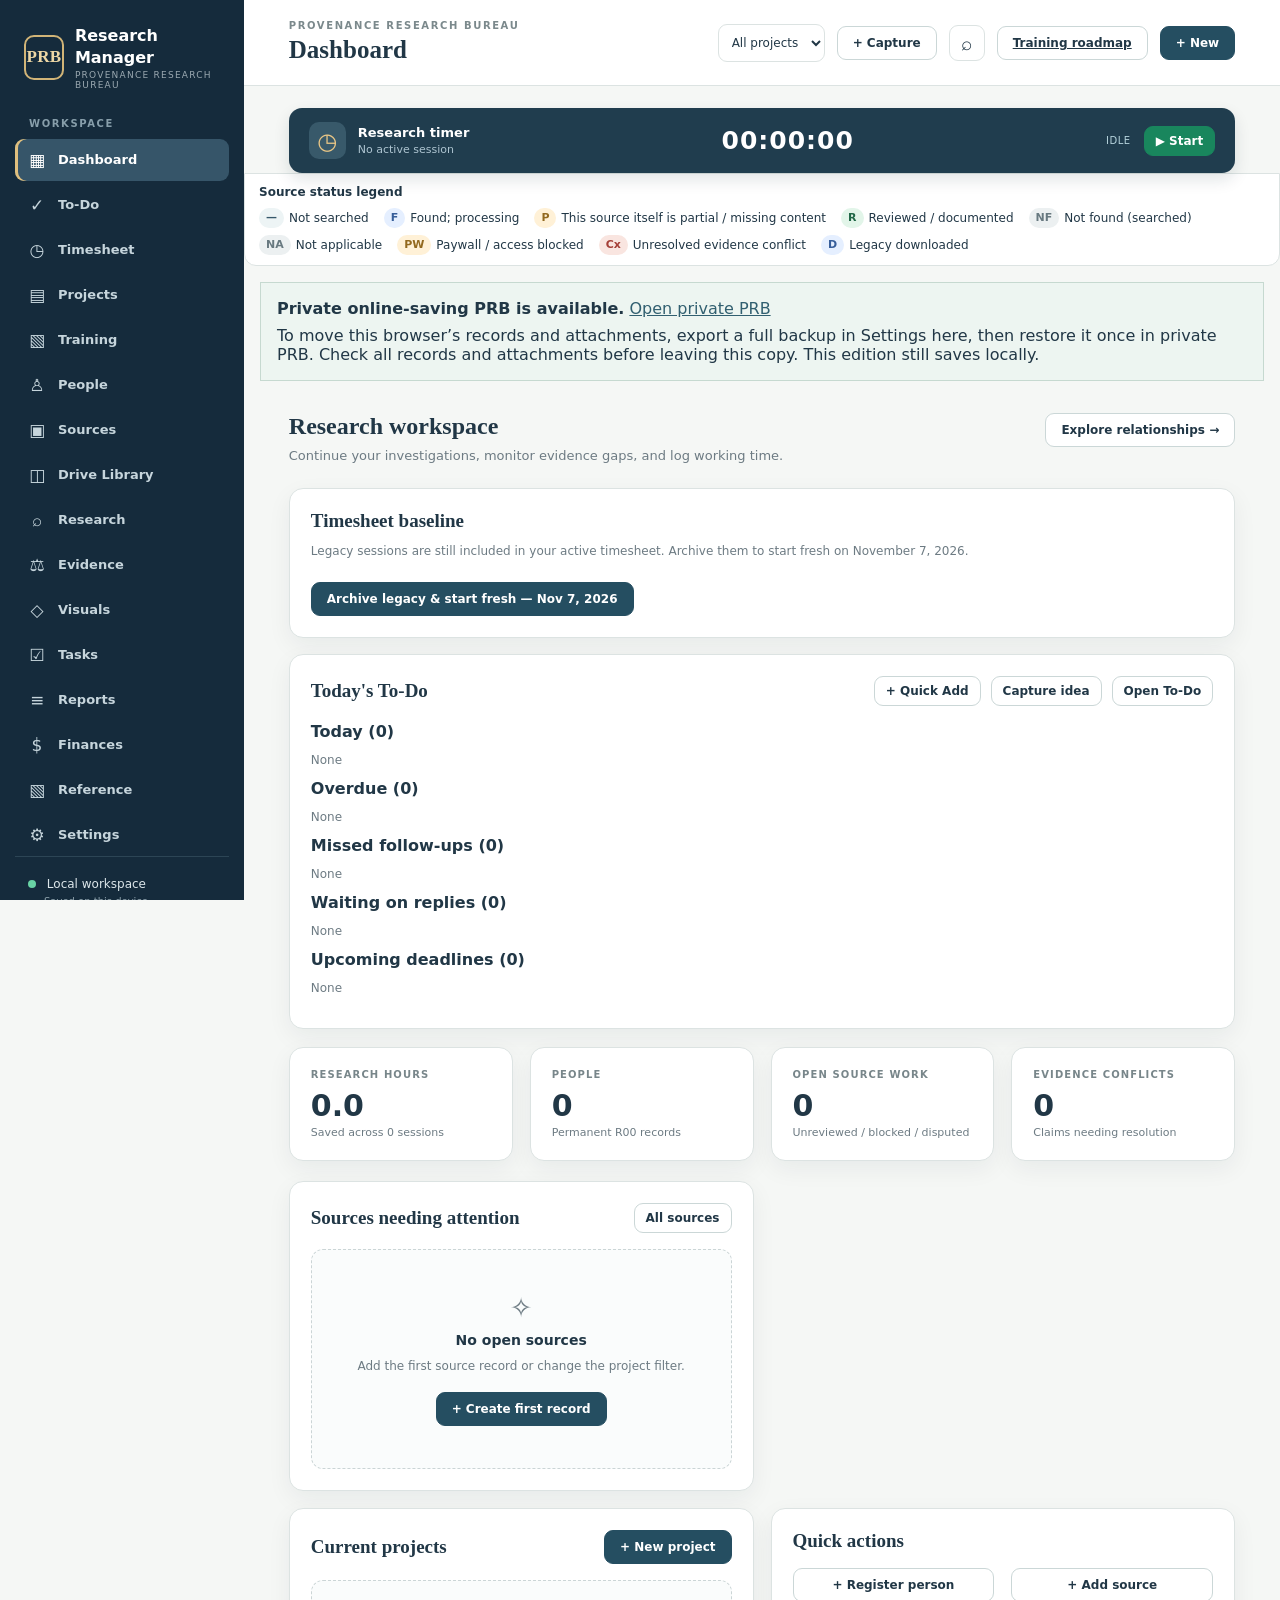
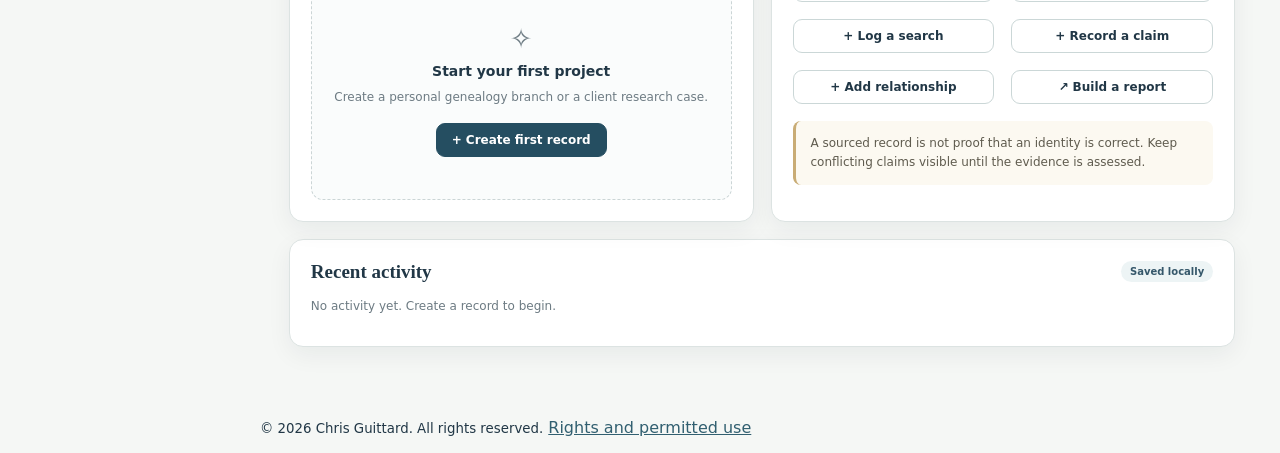
<file: index.html>
<!doctype html>
<html lang="en">
<head>
  <meta charset="utf-8">
  <meta name="viewport" content="width=device-width, initial-scale=1, viewport-fit=cover">
  <meta name="theme-color" content="#162c3f">
  <meta name="description" content="Offline-first genealogy research manager with time tracking, evidence, sources, and relationship diagrams.">
  <link rel="icon" href="icon-192.png" type="image/png">
  <link rel="manifest" href="manifest.webmanifest">
  <link rel="stylesheet" href="styles.css">
  <title>PRB Research Manager</title>
</head>
<body>
  <div class="shell">
    <aside class="sidebar" id="sidebar">
      <div class="brand"><span class="brandmark">PRB</span><span><strong>Research Manager</strong><small>PROVENANCE RESEARCH BUREAU</small></span></div>
      <div class="nav-caption">WORKSPACE</div>
      <nav id="nav" aria-label="Main sections"></nav>
      <div class="sidebar-foot"><span class="status-dot"></span> Local workspace <small id="saveStatus">Checking storage…</small></div>
    </aside>
    <div class="workarea">
      <header class="topbar">
        <div class="top-left"><button id="menuButton" aria-label="Open navigation" class="icon-btn mobile-menu">☰</button><div><div class="eyebrow">PROVENANCE RESEARCH BUREAU</div><h1 id="pageTitle">Dashboard</h1></div></div>
        <div class="top-actions"><select id="activeProject" aria-label="Active project"><option value="">All projects</option></select><button id="quickCaptureButton" class="btn" title="Capture a task or research idea">+ Capture</button><button id="globalSearchButton" class="icon-btn" title="Search records" aria-label="Search records">⌕</button><a class="btn" href="./prb-training.html" title="PRB weekly training agenda">Training roadmap</a><button id="newButton" class="btn primary">+ New</button></div>
      </header>
      <section id="timerBar" class="timerbar" aria-label="Research work timer">
        <div class="timer-ident"><span class="timer-icon">◷</span><div><strong>Research timer</strong><small id="timerContext">No active session</small></div></div>
        <div class="timer-value" id="timerValue" aria-live="off">00:00:00</div>
        <div class="timer-controls"><span class="timer-state" id="timerState">Idle</span><button class="btn small green" id="timerStart">▶ Start</button><button class="btn small ghost hidden" id="timerPause">Ⅱ Pause</button><button class="btn small ghost hidden" id="timerStop">■ Finish</button></div>
      </section>
      <div id="sourceStatusLegend" class="source-status-legend" aria-label="Source status code legend"></div>
      <aside class="prb-private-upgrade" aria-label="Private online-saving edition"><strong>Private online-saving PRB is available.</strong> <a href="https://prb-private-workspace.chrisgtx.chatgpt.site" target="_blank" rel="noopener">Open private PRB</a><p>To move this browser’s records and attachments, export a full backup in Settings here, then restore it once in private PRB. Check all records and attachments before leaving this copy. This edition still saves locally.</p></aside><main id="main" tabindex="-1"><noscript>This app needs JavaScript enabled.</noscript></main><footer class="app-rights"><small>© 2026 Chris Guittard. All rights reserved.</small> <a href="rights.html">Rights and permitted use</a></footer>
    </div>
  </div>
  <div class="overlay hidden" id="modalBackdrop"><div class="modal" role="dialog" aria-modal="true" aria-labelledby="modalTitle"><div class="modal-head"><h2 id="modalTitle">Edit record</h2><button class="icon-btn" id="closeModal" aria-label="Close dialog">✕</button></div><div id="modalBody"></div></div></div>
  <div class="toast" id="toast" role="status" aria-live="polite"></div>
  <script src="app.js" defer></script>
</body>
</html>
</file>
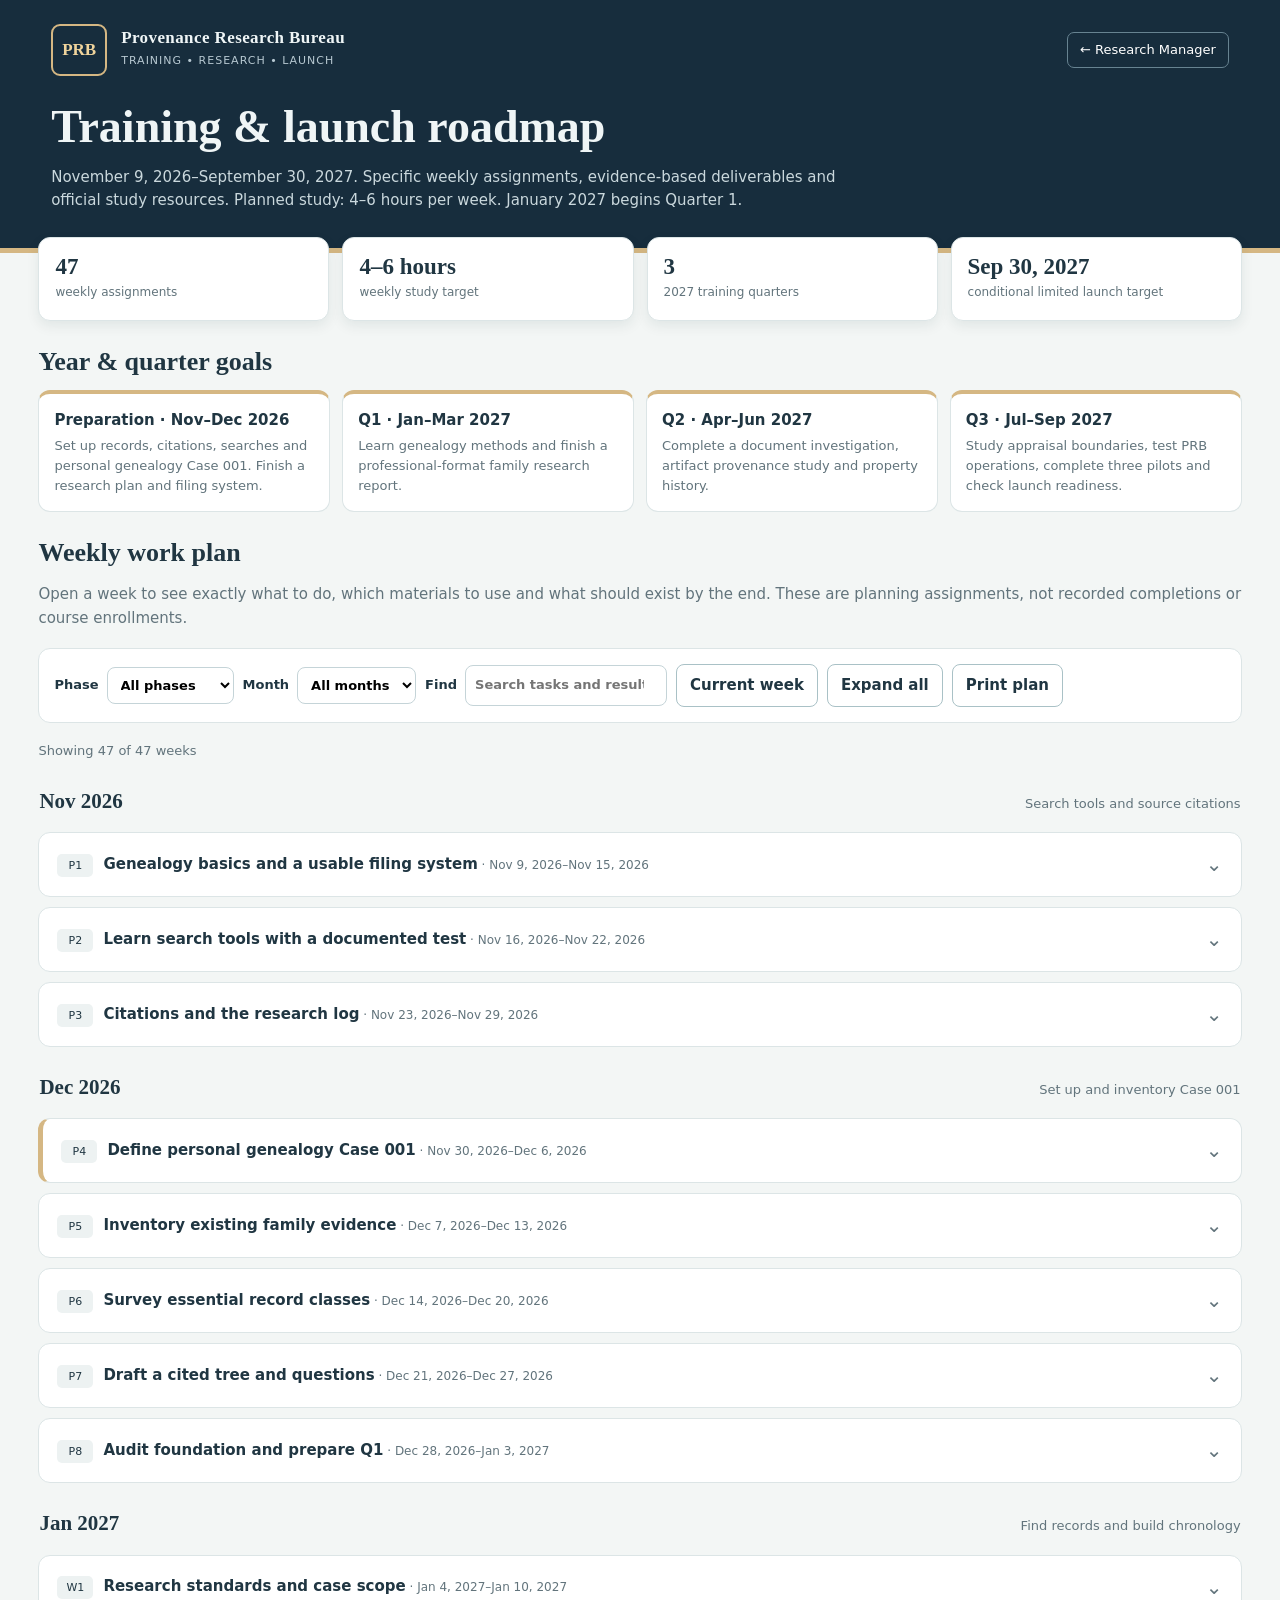
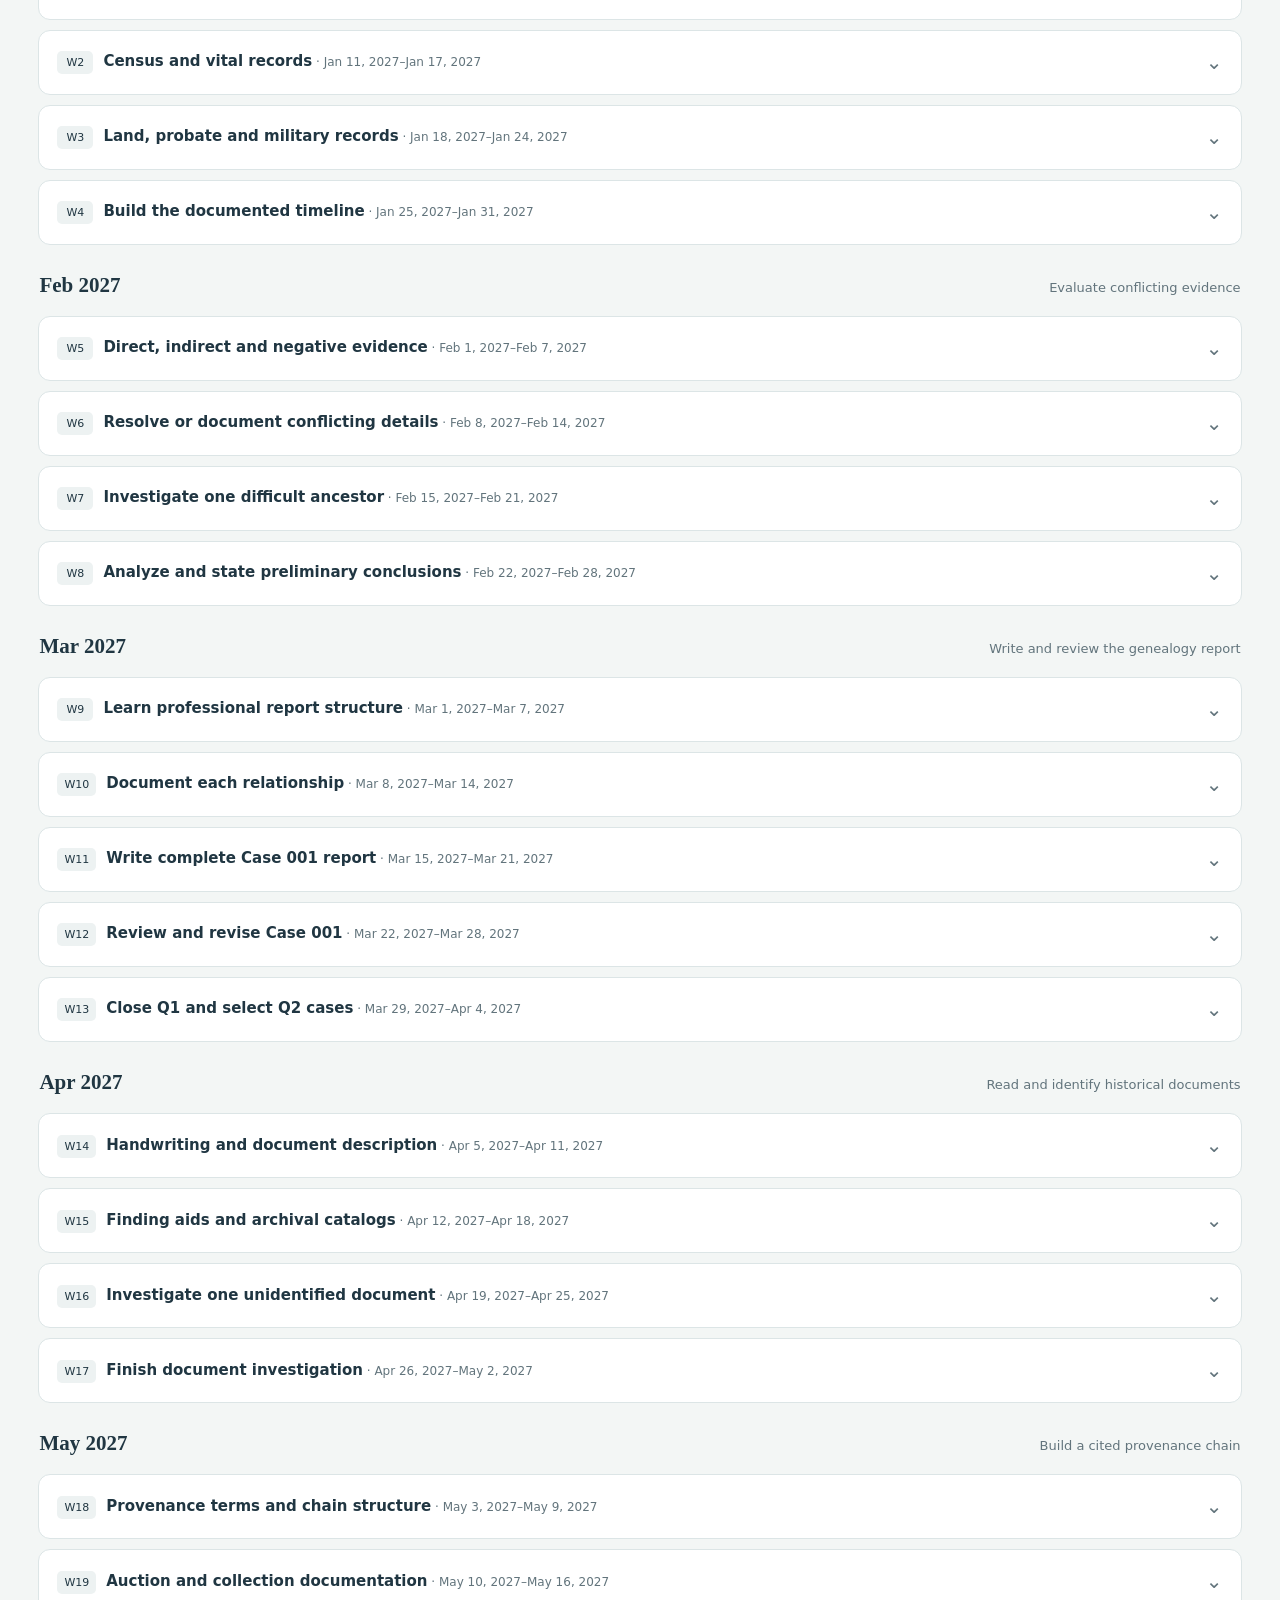
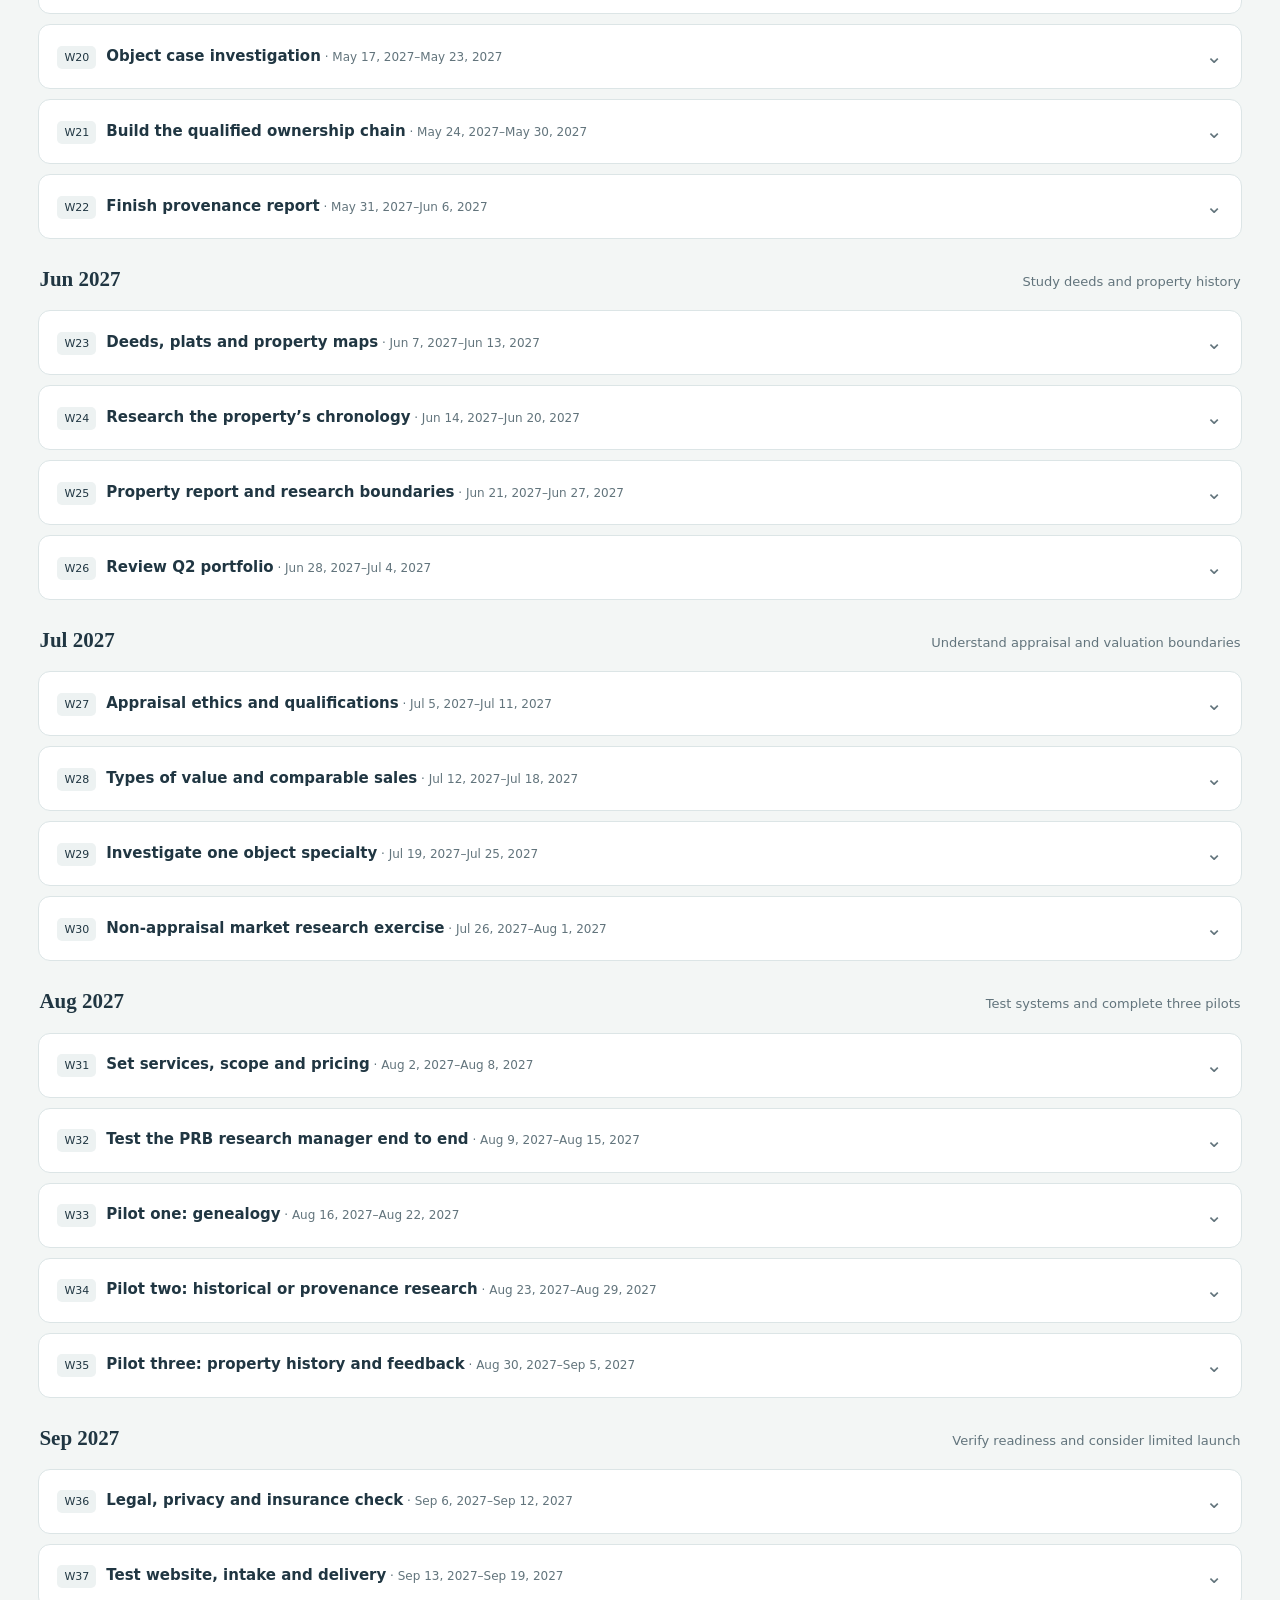
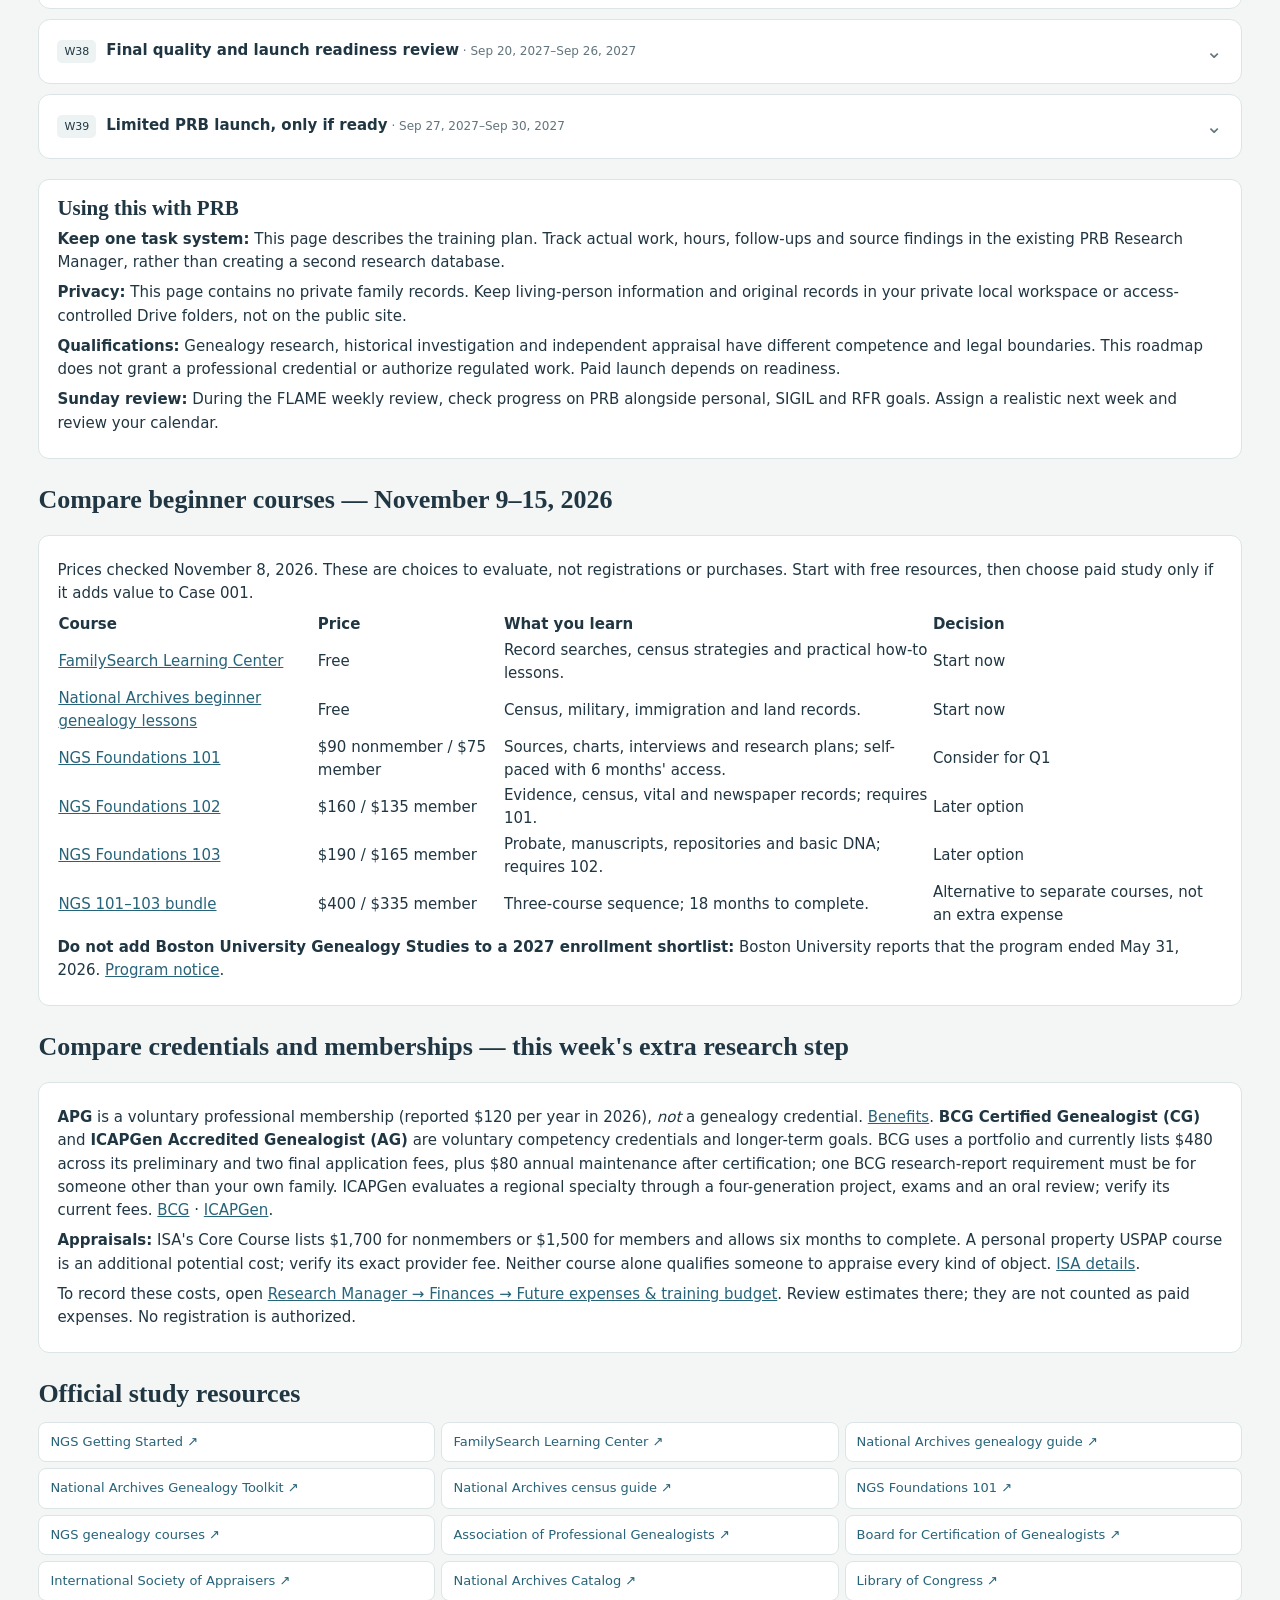
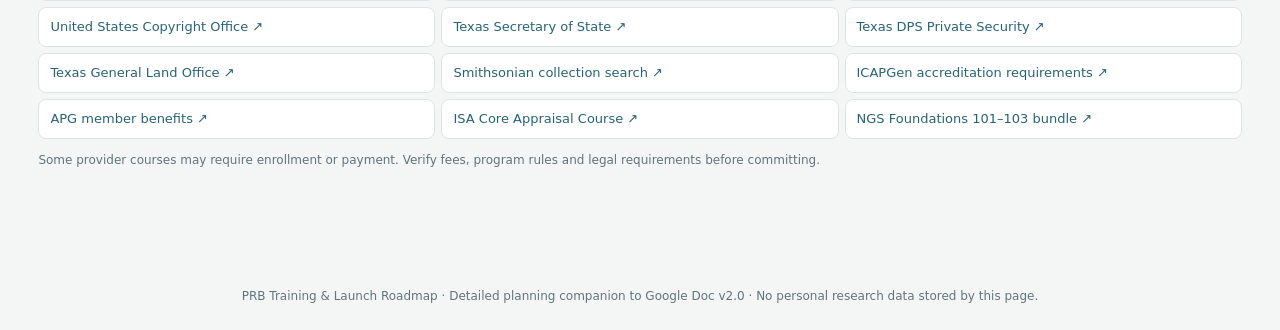
<file: prb-training.html>
<!DOCTYPE html>
<html lang="en"><head><meta charset="UTF-8"><meta name="viewport" content="width=device-width,initial-scale=1"><meta name="theme-color" content="#172c3b"><meta name="description" content="A 47-week, outcome-based training plan for the Provenance Research Bureau. November 2026 through September 2027."><title>PRB | Training & Launch Roadmap</title>
<style>
:root{--nav:#172d3d;--nav2:#254456;--gold:#d5b783;--ink:#203642;--muted:#62747c;--line:#dce5e6;--paper:#fff;--bg:#f3f6f5;--blue:#276379}*{box-sizing:border-box}html{scroll-behavior:smooth}body{margin:0;font:15px/1.55 system-ui,-apple-system,"Segoe UI",sans-serif;color:var(--ink);background:var(--bg)}button,input,select{font:inherit}a{color:var(--blue)}a:focus,button:focus,select:focus{outline:3px solid #ddbb6a;outline-offset:2px}header{background:var(--nav);color:#eff5f6;border-bottom:5px solid var(--gold);padding:24px clamp(20px,4vw,62px) 36px}.mast{display:flex;justify-content:space-between;align-items:center;gap:12px;flex-wrap:wrap}.brand{display:flex;align-items:center;gap:14px}.monogram{display:grid;place-items:center;width:56px;height:52px;border:2px solid var(--gold);font:bold 17px Georgia,serif;border-radius:9px;color:#f0d49c}.brand strong{display:block;font:700 17px Georgia,serif;letter-spacing:.4px}.brand small{font-size:11px;letter-spacing:1px;color:#b7c8d1}.linkbar{display:flex;gap:9px;flex-wrap:wrap}.linkbar a{border:1px solid #678391;border-radius:7px;padding:7px 12px;color:white;text-decoration:none;font-size:13px}.linkbar a:hover{background:var(--nav2)}header h1{font:600 clamp(30px,4vw,46px)/1.15 Georgia,serif;max-width:850px;margin:25px 0 12px}header p{margin:0;max-width:800px;color:#cad8dd}.wrap{max-width:1300px;margin:0 auto;padding:26px clamp(16px,3vw,42px) 80px}.metrics{display:grid;grid-template-columns:repeat(4,minmax(0,1fr));gap:13px;margin:-42px 0 23px}.metric{background:#fff;border:1px solid var(--line);border-radius:12px;padding:16px;box-shadow:0 5px 13px #122e3614}.metric b{display:block;font:650 23px Georgia,serif}.metric span{font-size:12px;color:var(--muted)}h2{font:600 26px Georgia,serif;margin:26px 0 13px}h3{font:600 21px Georgia,serif;margin:0 0 6px}.muted{color:var(--muted)}.small{font-size:12px}.overview{display:grid;grid-template-columns:repeat(4,minmax(0,1fr));gap:12px}.phase{padding:15px;border:1px solid var(--line);background:#fff;border-radius:12px;border-top:4px solid var(--gold)}.phase strong{display:block;margin-bottom:4px}.phase p{font-size:13px;color:var(--muted);margin:0}.toolbar{display:flex;flex-wrap:wrap;gap:9px;align-items:center;background:#fff;border:1px solid var(--line);border-radius:12px;padding:15px;margin:18px 0}.toolbar label{display:flex;align-items:center;gap:8px;font-size:13px;font-weight:650}.toolbar select,.toolbar input{padding:9px;border:1px solid #c5d4d8;border-radius:8px;background:white;max-width:220px}.toolbar input{min-width:200px;flex:1}.btn{border:1px solid #a9c1c6;border-radius:8px;padding:9px 13px;background:#fff;color:var(--ink);font-weight:600;cursor:pointer}.btn.primary{color:white;background:var(--nav2);border-color:var(--nav2)}.btn:hover{filter:brightness(.94)}.month{margin:20px 0}.month-head{display:flex;justify-content:space-between;align-items:baseline;flex-wrap:wrap;gap:5px;padding:8px 1px}.month-head h3{margin:0}.month-head span{font-size:13px;color:var(--muted)}.week{background:#fff;border:1px solid var(--line);border-radius:12px;margin:10px 0;overflow:hidden}.week[open]{box-shadow:0 6px 18px #19314012;border-color:#a4bec5}.week.current{border-left:5px solid var(--gold)}summary{display:flex;align-items:center;justify-content:space-between;gap:14px;cursor:pointer;padding:16px 18px;list-style:none}summary::-webkit-details-marker{display:none}.wk-title{font-size:15px;font-weight:700}.wk-id{display:inline-block;background:#edf2f2;border-radius:5px;padding:3px 7px;font-size:11px;margin-right:10px;min-width:36px;text-align:center}.wk-dates{color:var(--muted);font-size:12px;white-space:nowrap}.wk-arrow{color:var(--muted);font-size:20px;margin-left:7px}.week[open] .wk-arrow{transform:rotate(180deg)}.wk-content{padding:0 20px 18px;border-top:1px solid #edf0f0}.week ol{padding-left:23px}.week li{margin:10px 0;max-width:980px}.deliverable{background:#f2f6f5;border-left:3px solid #6a998d;padding:10px 13px;margin:12px 0;border-radius:0 7px 7px 0}.wk-res{font-size:13px;display:flex;gap:12px;flex-wrap:wrap;margin:9px 0 15px}.wk-actions{display:flex;align-items:center;gap:8px;flex-wrap:wrap}.note{background:white;border:1px solid var(--line);border-radius:11px;padding:16px 18px;margin-top:20px}.note p{margin:7px 0}.source-list{display:grid;grid-template-columns:repeat(3,minmax(0,1fr));gap:6px}.source-list a{padding:9px 11px;background:white;border:1px solid var(--line);border-radius:8px;text-decoration:none;font-size:13px}#count{font-size:13px;color:var(--muted);margin:5px 0 13px}.empty{background:white;padding:25px;border-radius:10px}.foot{padding:25px;text-align:center;font-size:12px;color:var(--muted)}
@media(max-width:850px){.overview,.metrics{grid-template-columns:repeat(2,minmax(0,1fr))}.source-list{grid-template-columns:repeat(2,minmax(0,1fr))}.wk-dates{white-space:normal}.toolbar input{width:100%;max-width:none}}
@media(max-width:490px){.overview,.metrics,.source-list{grid-template-columns:1fr}.metrics{margin:-18px 0 23px}summary{padding:14px}.week .wk-content{padding:0 15px 18px}.wk-id{margin-right:7px}.wk-dates{display:block;margin-top:4px}.wk-arrow{align-self:center}}@media print{header{padding:15px;color:#111;background:white;border-bottom:2px solid #888}.brand small,header p{color:#333}.wrap{padding:10px}.toolbar,.linkbar,.wk-actions,.foot{display:none!important}.metrics{margin:0}.month,.week{break-inside:avoid}.week:not([open]) .wk-content{display:block!important}.source-list{display:none}summary{padding:8px}.wk-content{padding:0 8px}.week li{margin:4px 0}body{font-size:11px;background:white}.week,.phase,.metric{box-shadow:none}h1,h2,h3{break-after:avoid}}
</style></head>
<body><header><div class="mast"><div class="brand"><span class="monogram">PRB</span><span><strong>Provenance Research Bureau</strong><small>TRAINING • RESEARCH • LAUNCH</small></span></div><div class="linkbar"><a href="./index.html">← Research Manager</a></div></div><h1>Training & launch roadmap</h1><p>November 9, 2026–September 30, 2027. Specific weekly assignments, evidence-based deliverables and official study resources. Planned study: 4–6 hours per week. January 2027 begins Quarter 1.</p></header>
<main class="wrap"><section class="metrics" aria-label="Plan summary"><div class="metric"><b>47</b><span>weekly assignments</span></div><div class="metric"><b>4–6 hours</b><span>weekly study target</span></div><div class="metric"><b>3</b><span>2027 training quarters</span></div><div class="metric"><b>Sep 30, 2027</b><span>conditional limited launch target</span></div></section>
<h2 id="overview">Year & quarter goals</h2><section class="overview"><article class="phase"><strong>Preparation · Nov–Dec 2026</strong><p>Set up records, citations, searches and personal genealogy Case 001. Finish a research plan and filing system.</p></article><article class="phase"><strong>Q1 · Jan–Mar 2027</strong><p>Learn genealogy methods and finish a professional-format family research report.</p></article><article class="phase"><strong>Q2 · Apr–Jun 2027</strong><p>Complete a document investigation, artifact provenance study and property history.</p></article><article class="phase"><strong>Q3 · Jul–Sep 2027</strong><p>Study appraisal boundaries, test PRB operations, complete three pilots and check launch readiness.</p></article></section>
<h2 id="weeks">Weekly work plan</h2><p class="muted">Open a week to see exactly what to do, which materials to use and what should exist by the end. These are planning assignments, not recorded completions or course enrollments.</p><div class="toolbar" role="group" aria-label="Filter assignments"><label>Phase <select id="phase"><option value="">All phases</option><option>Preparation</option><option>Q1</option><option>Q2</option><option>Q3</option></select></label><label>Month <select id="month"><option value="">All months</option></select></label><label>Find <input id="search" type="search" placeholder="Search tasks and results…" aria-label="Search tasks"></label><button class="btn" id="current" type="button">Current week</button><button class="btn" id="expand" type="button">Expand all</button><button class="btn" onclick="window.print()" type="button">Print plan</button></div><p id="count" aria-live="polite"></p><section id="plan" aria-label="Weekly plan"></section>
<section class="note"><h3>Using this with PRB</h3><p><strong>Keep one task system:</strong> This page describes the training plan. Track actual work, hours, follow-ups and source findings in the existing PRB Research Manager, rather than creating a second research database.</p><p><strong>Privacy:</strong> This page contains no private family records. Keep living-person information and original records in your private local workspace or access-controlled Drive folders, not on the public site.</p><p><strong>Qualifications:</strong> Genealogy research, historical investigation and independent appraisal have different competence and legal boundaries. This roadmap does not grant a professional credential or authorize regulated work. Paid launch depends on readiness.</p><p><strong>Sunday review:</strong> During the FLAME weekly review, check progress on PRB alongside personal, SIGIL and RFR goals. Assign a realistic next week and review your calendar.</p></section>

<h2 id="course-options">Compare beginner courses — November 9–15, 2026</h2>
<section class="note" aria-label="Course comparison">
<p>Prices checked November 8, 2026. These are choices to evaluate, not registrations or purchases. Start with free resources, then choose paid study only if it adds value to Case 001.</p>
<div style="overflow-x:auto"><table style="width:100%;border-collapse:collapse;text-align:left">
<thead><tr><th scope="col">Course</th><th scope="col">Price</th><th scope="col">What you learn</th><th scope="col">Decision</th></tr></thead>
<tbody>
<tr><td><a href="https://www.familysearch.org/en/help/helpcenter/learning-center/" target="_blank" rel="noopener noreferrer">FamilySearch Learning Center</a></td><td>Free</td><td>Record searches, census strategies and practical how-to lessons.</td><td>Start now</td></tr>
<tr><td><a href="https://www.archives.gov/research/genealogy/start-research" target="_blank" rel="noopener noreferrer">National Archives beginner genealogy lessons</a></td><td>Free</td><td>Census, military, immigration and land records.</td><td>Start now</td></tr>
<tr><td><a href="https://www.ngsgenealogy.org/foundations/101/" target="_blank" rel="noopener noreferrer">NGS Foundations 101</a></td><td>$90 nonmember / $75 member</td><td>Sources, charts, interviews and research plans; self-paced with 6 months' access.</td><td>Consider for Q1</td></tr>
<tr><td><a href="https://www.ngsgenealogy.org/foundations/102/" target="_blank" rel="noopener noreferrer">NGS Foundations 102</a></td><td>$160 / $135 member</td><td>Evidence, census, vital and newspaper records; requires 101.</td><td>Later option</td></tr>
<tr><td><a href="https://www.ngsgenealogy.org/foundations/103/" target="_blank" rel="noopener noreferrer">NGS Foundations 103</a></td><td>$190 / $165 member</td><td>Probate, manuscripts, repositories and basic DNA; requires 102.</td><td>Later option</td></tr>
<tr><td><a href="https://www.ngsgenealogy.org/foundations/" target="_blank" rel="noopener noreferrer">NGS 101–103 bundle</a></td><td>$400 / $335 member</td><td>Three-course sequence; 18 months to complete.</td><td>Alternative to separate courses, not an extra expense</td></tr>
</tbody></table></div>
<p><strong>Do not add Boston University Genealogy Studies to a 2027 enrollment shortlist:</strong> Boston University reports that the program ended May 31, 2026. <a href="https://cpe.bu.edu/genealogy/" target="_blank" rel="noopener noreferrer">Program notice</a>.</p>
</section>
<h2 id="credential-options">Compare credentials and memberships — this week's extra research step</h2>
<section class="note"><p><strong>APG</strong> is a voluntary professional membership (reported $120 per year in 2026), <em>not</em> a genealogy credential. <a href="https://www.apgen.org/benefits_of_apg_membership.php" target="_blank" rel="noopener noreferrer">Benefits</a>. <strong>BCG Certified Genealogist (CG)</strong> and <strong>ICAPGen Accredited Genealogist (AG)</strong> are voluntary competency credentials and longer-term goals. BCG uses a portfolio and currently lists $480 across its preliminary and two final application fees, plus $80 annual maintenance after certification; one BCG research-report requirement must be for someone other than your own family. ICAPGen evaluates a regional specialty through a four-generation project, exams and an oral review; verify its current fees. <a href="https://bcgcertification.org/" target="_blank" rel="noopener noreferrer">BCG</a> · <a href="https://www.icapgen.org/" target="_blank" rel="noopener noreferrer">ICAPGen</a>.</p>
<p><strong>Appraisals:</strong> ISA's Core Course lists $1,700 for nonmembers or $1,500 for members and allows six months to complete. A personal property USPAP course is an additional potential cost; verify its exact provider fee. Neither course alone qualifies someone to appraise every kind of object. <a href="https://www.isa-appraisers.org/courses/core-course" target="_blank" rel="noopener noreferrer">ISA details</a>.</p>
<p>To record these costs, open <a href="./index.html">Research Manager → Finances → Future expenses &amp; training budget</a>. Review estimates there; they are not counted as paid expenses. No registration is authorized.</p></section>
<h2>Official study resources</h2><section class="source-list" id="resources"></section><p class="muted small">Some provider courses may require enrollment or payment. Verify fees, program rules and legal requirements before committing.</p></main><div class="foot">PRB Training & Launch Roadmap · Detailed planning companion to Google Doc v2.0 · No personal research data stored by this page.</div>
<script>
const DATA={"weeks":[{"id":"P1","start":"2026-11-09","end":"2026-11-15","phase":"Preparation","month":"Nov 2026","title":"Genealogy basics and a usable filing system","tasks":["Read the NGS Getting Started guide and sections 1–2 of the National Archives Genealogy Toolkit. Record five rules for reliable research.","Set up PRB/Training and Case 001 folders for Source Copies, Research Logs, Evidence Analysis, Reports, and Admin. Keep original files unchanged.","Write a one-page START-HERE folder map, a filename pattern (date–record–subject–source), and one test research question using an existing case; do not create duplicate person records.","Compare optional credentials and training: APG professional membership (not certification); BCG CG versus ICAPGen AG; NGS Foundations 101–103 versus free FamilySearch and National Archives lessons. Note duration, actual benefit, price, and whether needed for September launch. Include ISA Core/USPAP as future appraisal education costs. Do not enroll or pay."],"out":"Folder map, saved reading summary, one test research question, and a one-page course/credential comparison with cost estimates.","links":["NGS","TOOL","NGS101","NGSCOURSE","APG","BCG","ICAPGEN","ISA","FS"]},{"id":"P2","start":"2026-11-16","end":"2026-11-22","phase":"Preparation","month":"Nov 2026","title":"Learn search tools with a documented test","tasks":["Open FamilySearch and the National Archives genealogy guide; identify where census, military, immigration and naturalization records are indexed.","Run one test search for a deceased ancestor or public historical figure in each system. Record the exact search terms and filters.","Save two results or explicit no-results notes with page URLs, access dates and where original images can be viewed."],"out":"Two documented searches and a reusable search-log template.","links":["FS","NARA"]},{"id":"P3","start":"2026-11-23","end":"2026-11-29","phase":"Preparation","month":"Nov 2026","title":"Citations and the research log","tasks":["Review the source/citation guidance in your training resources; write down what a full source locator must include.","Create citation examples for a census image, a birth index and a website summary. Mark an index as an index, not the unseen original.","Run two searches and record name, scope, date, result, source URL, evidence and next action in your existing PRB Research records."],"out":"Three test citations and two complete research-log entries.","links":["TOOL","NGS101"]},{"id":"P4","start":"2026-11-30","end":"2026-12-06","phase":"Preparation","month":"Dec 2026","title":"Define personal genealogy Case 001","tasks":["Open the existing personal genealogy project in PRB; confirm the case ID and research question instead of making another case.","List 5–10 assertions that need proof, each marked supported, conflicting or not yet checked.","Write a short research plan that ranks the three most promising sources for the first question."],"out":"One research question, proof-gap list and prioritized plan.","links":["NGS101","FS"]},{"id":"P5","start":"2026-12-07","end":"2026-12-13","phase":"Preparation","month":"Dec 2026","title":"Inventory existing family evidence","tasks":["Inventory documents you already have (certificates, letters, photos and family notes) without changing or deleting originals.","For at least five items, capture date, creator, location, who supplied it and what claim it might support.","Record known facts separately from family recollections and label information about living people private."],"out":"Evidence inventory of at least five existing items.","links":["TOOL","NGS101"]},{"id":"P6","start":"2026-12-14","end":"2026-12-20","phase":"Preparation","month":"Dec 2026","title":"Survey essential record classes","tasks":["Read NARA introductions for census, military and immigration records; note what each can and cannot prove.","Select one relevant family question and identify the agencies or repositories for vital, military and arrival records.","Perform one actual search, record its scope and add either a source citation or a documented negative result."],"out":"One-page records cheat sheet plus one documented search.","links":["NARA","CENSUS"]},{"id":"P7","start":"2026-12-21","end":"2026-12-27","phase":"Preparation","month":"Dec 2026","title":"Draft a cited tree and questions","tasks":["Build or revise a small family branch in the existing PRB People and Relationships sections, with each relation linked to evidence.","Mark uncertain names, dates and relationships as unverified instead of filling gaps by assumption.","Write three focused questions for Q1 and identify the record needed to answer each."],"out":"Draft tree, evidence gaps and three research questions.","links":["FS","NGS101"]},{"id":"P8","start":"2026-12-28","end":"2027-01-03","phase":"Preparation","month":"Dec 2026","title":"Audit foundation and prepare Q1","tasks":["Check that Case 001 has a research plan, citation style, source log, privacy labels and backups.","Review November–December outputs for missing citations and duplicate entries; correct links without deleting original records.","Choose the Q1 family branch and write the January research sequence on one page."],"out":"Q1-ready checklist and January research plan (Dec 31 target).","links":["NGS101","TOOL"]},{"id":"W1","start":"2027-01-04","end":"2027-01-10","phase":"Q1","month":"Jan 2027","title":"Research standards and case scope","tasks":["Read NGS Foundations 101 outline; list the components of a sound genealogy research plan.","Choose one branch and one exact question about identity, parentage, date or place.","Create a search strategy listing three repositories, a date range, name variants and a stopping rule."],"out":"One-page research plan with a defined question and scope.","links":["NGS101","FS"]},{"id":"W2","start":"2027-01-11","end":"2027-01-17","phase":"Q1","month":"Jan 2027","title":"Census and vital records","tasks":["Locate one federal census image for a target household and transcribe names, ages, birthplaces and neighbors.","Locate one related birth, marriage or death record or index; accurately label source type.","Record each claim the two sources support and at least one item requiring another source."],"out":"Two cited sources and a household comparison sheet.","links":["CENSUS","FS"]},{"id":"W3","start":"2027-01-18","end":"2027-01-24","phase":"Q1","month":"Jan 2027","title":"Land, probate and military records","tasks":["Identify county and time period where the target ancestor lived, then find the relevant deed or probate index.","Search an appropriate military or draft record collection and log search parameters even if nothing is found.","Explain in a short note how ownership, heirs or service records could confirm relationships or residence."],"out":"Three-class research log and evidence relevance note.","links":["NARA","TXGL"]},{"id":"W4","start":"2027-01-25","end":"2027-01-31","phase":"Q1","month":"Jan 2027","title":"Build the documented timeline","tasks":["Gather at least six dated assertions from the case sources; flag exact versus estimated dates.","Create a timeline with place, event, cited record, and confidence for each entry.","Check for conflicts in ages or movement between two records; add questions for February."],"out":"Six-entry cited timeline and a conflict list.","links":["FS","NGS101"]},{"id":"W5","start":"2027-02-01","end":"2027-02-07","phase":"Q1","month":"Feb 2027","title":"Direct, indirect and negative evidence","tasks":["Read basic evidence-evaluation material and define direct, indirect and negative evidence in your own words.","Take three actual Case 001 claims; identify the evidence type behind each.","Write one short analysis showing why the same record may support one claim directly and another only indirectly."],"out":"Three-claim evidence chart and one analytical paragraph.","links":["NGSCOURSE","BCG"]},{"id":"W6","start":"2027-02-08","end":"2027-02-14","phase":"Q1","month":"Feb 2027","title":"Resolve or document conflicting details","tasks":["Pick one date, name or relationship conflict already present in the case.","Create a side-by-side table: exact source, information reported, creator, date and likely reliability.","Write what remains unproven and the next two specific sources to check; do not force a resolution."],"out":"One fully cited conflict matrix and next-source plan.","links":["BCG","FS"]},{"id":"W7","start":"2027-02-15","end":"2027-02-21","phase":"Q1","month":"Feb 2027","title":"Investigate one difficult ancestor","tasks":["Choose one stalled relationship or identity question and write three distinct search strategies.","Run the searches in at least two collections and save the queries, date ranges, and positive or negative results.","Evaluate neighbors, witnesses or associates as leads without treating a shared surname as proof."],"out":"Two-repository search log and a next-step memo.","links":["NARA","FS"]},{"id":"W8","start":"2027-02-22","end":"2027-02-28","phase":"Q1","month":"Feb 2027","title":"Analyze and state preliminary conclusions","tasks":["List each source used for the selected question and the exact fact supported.","Write a 500–800 word evidence discussion with contradictions, limitations and citations.","End with a conclusion labeled proven, probable, possible or unresolved and explain why."],"out":"Draft evidence analysis and qualified conclusion.","links":["BCG","NGSCOURSE"]},{"id":"W9","start":"2027-03-01","end":"2027-03-07","phase":"Q1","month":"Mar 2027","title":"Learn professional report structure","tasks":["Read sample standards and identify the report sections: question, scope, methods, evidence, findings and open questions.","Create a Case 001 report outline with headings and a source appendix.","Check whether each major sentence can be traced to a record, a cited inference or a clearly labeled unknown."],"out":"Report outline and citation audit checklist.","links":["BCG","NGS101"]},{"id":"W10","start":"2027-03-08","end":"2027-03-14","phase":"Q1","month":"Mar 2027","title":"Document each relationship","tasks":["For at least three relationship statements, attach or reference the supporting sources in PRB.","Build a simple relationship diagram and flag disputed or missing links.","Cross-check the report draft, tree and log for inconsistent spellings or dates."],"out":"Three supported relationship entries and checked diagram.","links":["FS","BCG"]},{"id":"W11","start":"2027-03-15","end":"2027-03-21","phase":"Q1","month":"Mar 2027","title":"Write complete Case 001 report","tasks":["Finish the narrative with the research question, scope, search actions and cited findings.","Include a chronology, relationships, evidence conflicts and negative searches where relevant.","Build a numbered appendix linking all cited records to their location in your existing private workspace."],"out":"Complete first draft of the Case 001 report.","links":["BCG","APG"]},{"id":"W12","start":"2027-03-22","end":"2027-03-28","phase":"Q1","month":"Mar 2027","title":"Review and revise Case 001","tasks":["Read the report against the source images or faithful transcripts; correct unsupported claims.","Check every citation for repository, collection, item and locator details.","Prepare a sanitized portfolio sample that excludes living-person identifiers and private documents."],"out":"Corrected report and private-safe portfolio extract.","links":["BCG","NGSCOURSE"]},{"id":"W13","start":"2027-03-29","end":"2027-04-04","phase":"Q1","month":"Mar 2027","title":"Close Q1 and select Q2 cases","tasks":["Finalize Case 001 by March 31 and verify research log, tree, diagram, timeline and appendix.","Rate your skills against the quarter’s evidence, research and reporting goals with concrete examples.","Select an archival document, artifact and property candidate for Q2; log access or permission barriers."],"out":"Final Q1 report and three Q2 candidate briefs.","links":["APG","BCG"]},{"id":"W14","start":"2027-04-05","end":"2027-04-11","phase":"Q2","month":"Apr 2027","title":"Handwriting and document description","tasks":["Choose a historical manuscript or letter and record format, marks, dimensions if known, dates and collection locator.","Transcribe 100–200 words verbatim, marking illegible text instead of guessing.","Separate what the document states from your interpretation in a short notes table."],"out":"Document description and annotated transcription.","links":["LOC","NARACAT"]},{"id":"W15","start":"2027-04-12","end":"2027-04-18","phase":"Q2","month":"Apr 2027","title":"Finding aids and archival catalogs","tasks":["Find two archive catalogs with relevant material, including collection and series level descriptions.","Record call numbers, access rules, restrictions, finding aid links and how to request an item.","Compare an original item, a digital image and a catalog entry: what each proves and does not prove."],"out":"Two repository access records and source-type comparison.","links":["NARACAT","LOC"]},{"id":"W16","start":"2027-04-19","end":"2027-04-25","phase":"Q2","month":"Apr 2027","title":"Investigate one unidentified document","tasks":["Formulate who/what/when/where questions about a document without a firm identification.","Find at least three comparison clues such as names, dates, place, handwriting or stationery.","Build a claim-by-claim table separating observed facts, inferred matches and remaining doubts."],"out":"Identification evidence table with three clues.","links":["LOC","NARACAT"]},{"id":"W17","start":"2027-04-26","end":"2027-05-02","phase":"Q2","month":"Apr 2027","title":"Finish document investigation","tasks":["Write a 2–3 page narrative of the document, methods and provenance limitations.","Add full citations for the original, finding aid and independent corroborating source.","Review with a checklist for alternative explanations and unsupported dates."],"out":"Cited archival-document report (April milestone).","links":["LOC","BCG"]},{"id":"W18","start":"2027-05-03","end":"2027-05-09","phase":"Q2","month":"May 2027","title":"Provenance terms and chain structure","tasks":["Define ownership, custody, possession, attribution and authenticity as distinct questions.","Choose one publicly documented object with sufficient accessible history.","Create a chronological ownership-chain template with dates, owner, source, confidence and gaps."],"out":"Provenance glossary and ownership-chain worksheet.","links":["SMITH","LOC"]},{"id":"W19","start":"2027-05-10","end":"2027-05-16","phase":"Q2","month":"May 2027","title":"Auction and collection documentation","tasks":["Locate two independent catalog, accession or auction references to the chosen object or similar type.","Record catalog title, item number, date, repository and whether the source shows an image.","Write a note distinguishing a catalog claim from verified transfer of title."],"out":"Two catalog citations and source-reliability note.","links":["SMITH","LOC"]},{"id":"W20","start":"2027-05-17","end":"2027-05-23","phase":"Q2","month":"May 2027","title":"Object case investigation","tasks":["Compile available descriptions, photographs, marks and measurements without handling claims as proof.","Compare object details across two sources and document discrepancies.","List missing steps in the ownership chain and potential records that could narrow each gap."],"out":"Object evidence inventory and gaps list.","links":["SMITH","LOC"]},{"id":"W21","start":"2027-05-24","end":"2027-05-30","phase":"Q2","month":"May 2027","title":"Build the qualified ownership chain","tasks":["Place all dated ownership events in a timeline with source IDs.","Mark each transition as documented, inferred, disputed or unknown.","Write a short explanation for the weakest transition and one alternate hypothesis."],"out":"Cited chain diagram with explicitly marked gaps.","links":["SMITH","BCG"]},{"id":"W22","start":"2027-05-31","end":"2027-06-06","phase":"Q2","month":"May 2027","title":"Finish provenance report","tasks":["Write a 2–4 page provenance narrative that distinguishes authenticity, attribution, ownership and custody.","Attach an evidence table and cite independent records instead of relying solely on a seller’s description.","State what PRB has not authenticated or valued and who would need to assess it."],"out":"Complete qualified provenance report.","links":["SMITH","ISA"]},{"id":"W23","start":"2027-06-07","end":"2027-06-13","phase":"Q2","month":"Jun 2027","title":"Deeds, plats and property maps","tasks":["Choose one property with accessible historical records and write its address, parcel or legal description.","Identify county clerk/deed index and historical plat or map sources.","Create a research-log entry for one recorded transaction and note any unresolved legal-description change."],"out":"Property question and deed/map source list.","links":["TXGL","LOC"]},{"id":"W24","start":"2027-06-14","end":"2027-06-20","phase":"Q2","month":"Jun 2027","title":"Research the property’s chronology","tasks":["Build a timeline of ownership or use from at least three documented historical points.","Compare deed references with maps, directories or tax records when available.","Mark possible identification errors and clearly separate owners from occupants."],"out":"Three-point cited property timeline and research notes.","links":["TXGL","LOC"]},{"id":"W25","start":"2027-06-21","end":"2027-06-27","phase":"Q2","month":"Jun 2027","title":"Property report and research boundaries","tasks":["Write the property report with evidence, dates, sources and explicit unknowns.","Review copyright, privacy and licensing for any images intended for a portfolio or website.","List what is historical research versus legal title opinion, appraisal or licensed investigation."],"out":"Cited property history and rights/use checklist.","links":["USPTO","TXGL"]},{"id":"W26","start":"2027-06-28","end":"2027-07-04","phase":"Q2","month":"Jun 2027","title":"Review Q2 portfolio","tasks":["Audit source citations and limitations in all three Q2 reports: archival document, provenance and property.","Make a separate publication-safe summary of each that avoids private client/family details.","Record a skills-gap and resource list for valuation learning and July training."],"out":"Three reviewed reports and a Q3 skills-gap list (June 30 target).","links":["BCG","ISA"]},{"id":"W27","start":"2027-07-05","end":"2027-07-11","phase":"Q3","month":"Jul 2027","title":"Appraisal ethics and qualifications","tasks":["Review ISA’s description of professional appraisal practice; note training, independence and conflicts of interest.","List research services PRB can offer without asserting a formal appraisal conclusion.","Draft a clear referral/disclaimer paragraph for inquiries needing insurance, estate or tax valuation."],"out":"Appraisal-boundary sheet and draft referral language.","links":["ISA","APG"]},{"id":"W28","start":"2027-07-12","end":"2027-07-18","phase":"Q3","month":"Jul 2027","title":"Types of value and comparable sales","tasks":["Define asking price, sold price, market value and appraisal opinion as separate concepts.","Find three completed sales in one object category, recording dates, condition, fees if shown and source links.","Explain why those sales may not be directly comparable to the chosen object."],"out":"Three-sale comparison exercise (not an appraisal).","links":["ISA","SMITH"]},{"id":"W29","start":"2027-07-19","end":"2027-07-25","phase":"Q3","month":"Jul 2027","title":"Investigate one object specialty","tasks":["Choose a focus area such as historical paper, photographs, maps or ephemera.","Record terminology, maker/date indicators, common authenticity issues and storage risks.","Find two specialist organizations, experts or collection catalogs for future referrals."],"out":"Specialty reference sheet and two qualified referral leads.","links":["SMITH","ISA"]},{"id":"W30","start":"2027-07-26","end":"2027-08-01","phase":"Q3","month":"Jul 2027","title":"Non-appraisal market research exercise","tasks":["Compile a neutral one-page sales comparison with clear date/condition limits and source citations.","Label the document “market research exercise—not an appraisal or valuation opinion.”","Compare formal appraisal training prerequisites, tuition and time; note any requirements not verified."],"out":"Non-appraisal exercise and education decision memo.","links":["ISA","NGSCOURSE"]},{"id":"W31","start":"2027-08-02","end":"2027-08-08","phase":"Q3","month":"Aug 2027","title":"Set services, scope and pricing","tasks":["Define up to four limited launch services, exclusions and the deliverable for each.","Estimate hours and costs using Case 001 and Q2 reports; set draft pricing and minimum case information.","Prepare draft engagement terms, change-scope rule, cancellation handling and a privacy notice for review."],"out":"Service menu, draft prices, engagement checklist.","links":["APG","ISA"]},{"id":"W32","start":"2027-08-09","end":"2027-08-15","phase":"Q3","month":"Aug 2027","title":"Test the PRB research manager end to end","tasks":["Export a full app backup, then verify that the file exists before testing; do not reset live data.","On a clearly marked sample case, test task, timer, source, evidence note, report and exported file flow.","Record bugs, missing features and whether records survive reload; keep pilot test data separate from real casework."],"out":"Signed test checklist with results and defects.","links":["APG"]},{"id":"W33","start":"2027-08-16","end":"2027-08-22","phase":"Q3","month":"Aug 2027","title":"Pilot one: genealogy","tasks":["Run a timed genealogy pilot on a bounded question and define scope before starting.","Use the PRB app to record search terms, documents, time and a finished report.","Self-audit source support and calculate actual hours versus estimate."],"out":"Pilot 1 report, time record and lessons.","links":["FS","APG"]},{"id":"W34","start":"2027-08-23","end":"2027-08-29","phase":"Q3","month":"Aug 2027","title":"Pilot two: historical or provenance research","tasks":["Take a document/provenance question with a clear output and stated limits.","Create the evidence matrix and timeline and cite every major conclusion.","Complete the report, record hours and document whether the fixed scope was realistic."],"out":"Pilot 2 report and cost comparison.","links":["LOC","APG"]},{"id":"W35","start":"2027-08-30","end":"2027-09-05","phase":"Q3","month":"Aug 2027","title":"Pilot three: property history and feedback","tasks":["Complete a third case using the property-history workflow and available historical records.","Request feedback on clarity and citations from a qualified reviewer where possible; do not claim peer review if none occurs.","Fix the top three documented workflow problems in templates or case procedures."],"out":"Pilot 3 report, feedback notes and corrections.","links":["TXGL","APG"]},{"id":"W36","start":"2027-09-06","end":"2027-09-12","phase":"Q3","month":"Sep 2027","title":"Legal, privacy and insurance check","tasks":["Check business registration/DBA status and whether proposed services implicate Texas private-investigation licensing; obtain appropriate advice before regulated work.","Review insurance needs, document access permissions, record retention and private-person safeguards.","Create a go/no-go checklist identifying any unresolved legal, training or insurance blocker."],"out":"Written readiness gate with verified and unresolved items.","links":["TXSOS","TXDPS"]},{"id":"W37","start":"2027-09-13","end":"2027-09-19","phase":"Q3","month":"Sep 2027","title":"Test website, intake and delivery","tasks":["Review site language for service accuracy, exclusions, prices/estimate terms and contact method.","Submit a dummy inquiry and test scope approval, payment instructions and delivery of a sanitized sample report.","Verify links, mobile display, privacy text and downloadable/printable reports."],"out":"End-to-end website and service test record.","links":["APG"]},{"id":"W38","start":"2027-09-20","end":"2027-09-26","phase":"Q3","month":"Sep 2027","title":"Final quality and launch readiness review","tasks":["Inspect all case samples for citations, privacy, competence and accurate titles.","Confirm three pilots, app backup procedure, agreements, insurance decision and legal scope.","Assign a correction owner/date for any incomplete item and document a limited launch decision."],"out":"Launch checklist with evidence and go/no-go decision.","links":["APG","ISA"]},{"id":"W39","start":"2027-09-27","end":"2027-09-30","phase":"Q3","month":"Sep 2027","title":"Limited PRB launch, only if ready","tasks":["If the readiness checklist passes, enable only the services within verified competence and lawful scope.","Run one complete test inquiry through agreement, tracking, delivery and receipt.","Record launch status and first-month improvement targets; if any critical gate fails, defer paid launch."],"out":"Documented limited launch or a dated deferral with blockers.","links":["APG","TXSOS"]}],"resources":{"NGS":["NGS Getting Started","https://www.ngsgenealogy.org/getting-started/"],"FS":["FamilySearch Learning Center","https://www.familysearch.org/en/help/helpcenter/learning-center/"],"NARA":["National Archives genealogy guide","https://www.archives.gov/research/genealogy/start-research"],"TOOL":["National Archives Genealogy Toolkit","https://www.archives.gov/research/genealogy/start-research/getting-started-toolkit.pdf"],"CENSUS":["National Archives census guide","https://www.archives.gov/research/census"],"NGS101":["NGS Foundations 101","https://www.ngsgenealogy.org/foundations/101/"],"NGSCOURSE":["NGS genealogy courses","https://www.ngsgenealogy.org/genealogy-courses/"],"APG":["Association of Professional Genealogists","https://www.apgen.org/"],"BCG":["Board for Certification of Genealogists","https://www.bcgcertification.org/"],"ISA":["International Society of Appraisers","https://www.isa-appraisers.org/"],"NARACAT":["National Archives Catalog","https://catalog.archives.gov/"],"LOC":["Library of Congress","https://www.loc.gov/"],"USPTO":["United States Copyright Office","https://www.copyright.gov/"],"TXSOS":["Texas Secretary of State","https://www.sos.state.tx.us/"],"TXDPS":["Texas DPS Private Security","https://www.dps.texas.gov/section/private-security"],"TXGL":["Texas General Land Office","https://www.glo.texas.gov/"],"SMITH":["Smithsonian collection search","https://www.si.edu/collections"],"ICAPGEN":["ICAPGen accreditation requirements","https://www.icapgen.org/"],"APGBEN":["APG member benefits","https://www.apgen.org/benefits_of_apg_membership.php"],"ISACORE":["ISA Core Appraisal Course","https://www.isa-appraisers.org/courses/core-course"],"NGSBUNDLE":["NGS Foundations 101–103 bundle","https://www.ngsgenealogy.org/foundations/"]},"months":["Nov 2026","Dec 2026","Jan 2027","Feb 2027","Mar 2027","Apr 2027","May 2027","Jun 2027","Jul 2027","Aug 2027","Sep 2027"],"monthly":{"Nov 2026":"Search tools and source citations","Dec 2026":"Set up and inventory Case 001","Jan 2027":"Find records and build chronology","Feb 2027":"Evaluate conflicting evidence","Mar 2027":"Write and review the genealogy report","Apr 2027":"Read and identify historical documents","May 2027":"Build a cited provenance chain","Jun 2027":"Study deeds and property history","Jul 2027":"Understand appraisal and valuation boundaries","Aug 2027":"Test systems and complete three pilots","Sep 2027":"Verify readiness and consider limited launch"}};
const plan=document.querySelector('#plan'),phase=document.querySelector('#phase'),month=document.querySelector('#month'),search=document.querySelector('#search');
const fmt=d=>new Date(d+'T12:00:00').toLocaleDateString('en-US',{month:'short',day:'numeric',year:'numeric'});
const safe=s=>String(s).replace(/[&<>"']/g,c=>({'&':'&amp;','<':'&lt;','>':'&gt;','"':'&quot;',"'":'&#39;'}[c]));
for(const m of DATA.months){const e=document.createElement('option');e.value=e.textContent=m;month.append(e)}
function filter(){const q=search.value.trim().toLowerCase();const show=DATA.weeks.filter(w=>(!phase.value||w.phase===phase.value)&&(!month.value||w.month===month.value)&&(!q||[w.title,w.out,w.month,...w.tasks].join(' ').toLowerCase().includes(q)));
let s='',prev='';const today=new Date();today.setHours(0,0,0,0);let currentId='';
for(const w of show){if(prev!==w.month){if(prev)s+='</section>';s+=`<section class="month"><div class="month-head"><h3>${safe(w.month)}</h3><span>${safe(DATA.monthly[w.month])}</span></div>`;prev=w.month}const isCurrent=today>=new Date(w.start+'T00:00:00')&&today<=new Date(w.end+'T23:59:59');if(isCurrent)currentId=w.id;
s+=`<details class="week ${isCurrent?'current':''}" data-id="${safe(w.id)}"><summary><div><span class="wk-id">${safe(w.id)}</span><span class="wk-title">${safe(w.title)}</span><span class="wk-dates"> · ${fmt(w.start)}–${fmt(w.end)}</span></div><span aria-hidden="true" class="wk-arrow">⌄</span></summary><div class="wk-content"><ol>${w.tasks.map(t=>`<li>${safe(t)}</li>`).join('')}</ol><div class="deliverable"><strong>Finished when:</strong> ${safe(w.out)}</div><div class="wk-res"><strong>Study material:</strong> ${w.links.map(k=>`<a href="${safe(DATA.resources[k][1])}" target="_blank" rel="noopener noreferrer">${safe(DATA.resources[k][0])} ↗</a>`).join('')}</div><div class="wk-actions"><button class="btn primary" data-copy="${safe(w.id)}">Copy tasks for PRB</button><span class="small muted">Keep completion records in PRB Tasks, not here.</span></div></div></details>`}
if(prev)s+='</section>';plan.innerHTML=s||'<div class="empty">No matching weeks. Change the filters or search text.</div>';document.querySelector('#count').textContent=`Showing ${show.length} of ${DATA.weeks.length} weeks`;plan.dataset.current=currentId;}
for(const e of [phase,month,search])e.addEventListener(e===search?'input':'change',filter);
document.querySelector('#current').addEventListener('click',()=>{phase.value=month.value=search.value='';filter();const target=plan.querySelector(`[data-id="${plan.dataset.current}"]`);if(target){target.open=true;target.scrollIntoView({behavior:'smooth',block:'center'})}else{document.querySelector('#count').textContent='No scheduled week is active today. Showing the full plan.'}});
document.querySelector('#expand').addEventListener('click',e=>{const details=[...plan.querySelectorAll('details')];const open=details.some(d=>!d.open);details.forEach(d=>d.open=open);e.target.textContent=open?'Collapse all':'Expand all'});
plan.addEventListener('click',async e=>{const b=e.target.closest('button[data-copy]');if(!b)return;const w=DATA.weeks.find(w=>w.id===b.dataset.copy);if(!w)return;const txt=[`PRB Training — ${w.id}: ${w.title}`,`${fmt(w.start)} – ${fmt(w.end)}`,'',...w.tasks.map((t,i)=>`${i+1}. ${t}`),'',`Deliverable: ${w.out}`].join('\n');try{await navigator.clipboard.writeText(txt);b.textContent='Copied!';setTimeout(()=>b.textContent='Copy tasks for PRB',1800)}catch{const ta=document.createElement('textarea');ta.value=txt;ta.style.width='100%';b.closest('.wk-actions').append(ta);ta.select();b.textContent='Select text to copy'}});
document.querySelector('#resources').innerHTML=Object.entries(DATA.resources).map(([k,[name,url]])=>`<a href="${safe(url)}" target="_blank" rel="noopener noreferrer">${safe(name)} ↗</a>`).join('');
let originalOpen=[];
window.addEventListener('beforeprint',()=>{originalOpen=[...plan.querySelectorAll('details.week')].map(d=>[d,d.open]);originalOpen.forEach(([d])=>{d.open=true})});
window.addEventListener('afterprint',()=>{originalOpen.forEach(([d,v])=>{d.open=v});originalOpen=[]});
filter();
</script></body></html>
</file>
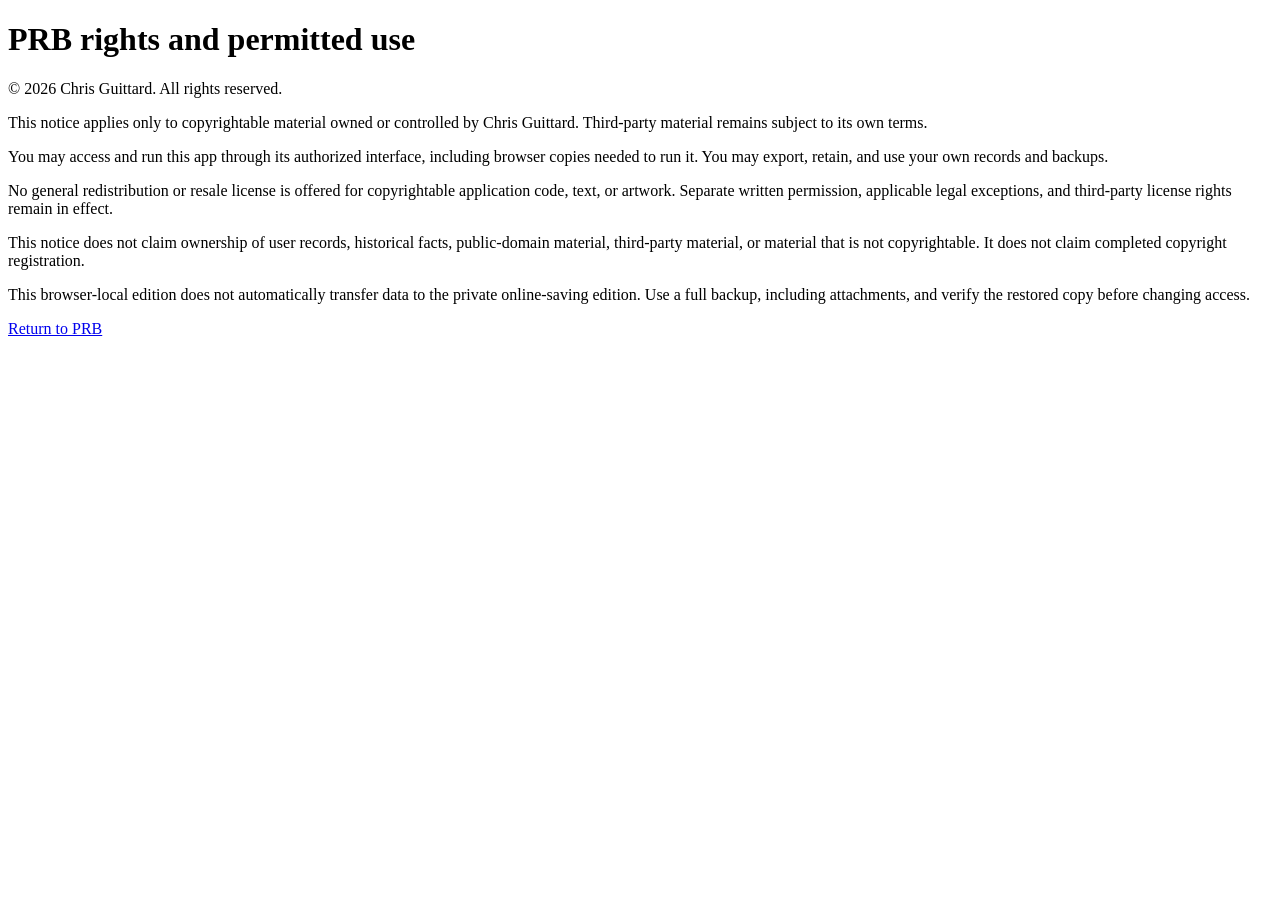
<file: rights.html>
<!doctype html><html lang="en"><head><meta charset="utf-8"><meta name="viewport" content="width=device-width,initial-scale=1"><title>PRB rights and permitted use</title></head><body><main><h1>PRB rights and permitted use</h1><p>© 2026 Chris Guittard. All rights reserved.</p><p>This notice applies only to copyrightable material owned or controlled by Chris Guittard. Third-party material remains subject to its own terms.</p><p>You may access and run this app through its authorized interface, including browser copies needed to run it. You may export, retain, and use your own records and backups.</p><p>No general redistribution or resale license is offered for copyrightable application code, text, or artwork. Separate written permission, applicable legal exceptions, and third-party license rights remain in effect.</p><p>This notice does not claim ownership of user records, historical facts, public-domain material, third-party material, or material that is not copyrightable. It does not claim completed copyright registration.</p><p>This browser-local edition does not automatically transfer data to the private online-saving edition. Use a full backup, including attachments, and verify the restored copy before changing access.</p><a href="./">Return to PRB</a></main></body></html>
</file>
<file: styles.css>
:root{--ink:#213746;--muted:#6d7b83;--line:#dce3e2;--bg:#f5f7f5;--panel:#fff;--nav:#152b3c;--nav2:#203b4d;--accent:#315f70;--gold:#cba96f;--green:#167452;--red:#b54540;--blue:#3c6b99;--shadow:0 8px 24px rgba(18,42,54,.06);font-family:Inter,ui-sans-serif,system-ui,-apple-system,"Segoe UI",sans-serif;color:var(--ink);background:var(--bg);font-synthesis:none}*{box-sizing:border-box}body{margin:0;min-height:100vh}button,input,textarea,select{font:inherit}button{cursor:pointer}button:disabled{opacity:.44;cursor:not-allowed}a{color:var(--accent)}.hidden{display:none!important}.shell{display:flex;min-height:100vh}.sidebar{background:var(--nav);color:#dce6ea;width:244px;min-width:244px;display:flex;flex-direction:column;padding:25px 15px 16px;position:sticky;top:0;height:100vh;overflow:auto;z-index:9}.brand{display:flex;gap:11px;align-items:center;padding:0 9px 28px}.brandmark{display:grid;place-items:center;border:2px solid #d1b477;color:#edd7a5;border-radius:10px;height:45px;width:50px;font-family:Georgia,serif;font-weight:700;font-size:17px;letter-spacing:.3px}.brand strong{display:block;font-size:16px;line-height:1.4;color:white}.brand small{display:block;font-size:9px;letter-spacing:1.25px;opacity:.67}.nav-caption{font-size:10px;letter-spacing:1.6px;font-weight:700;color:#879eaa;padding:0 14px 10px}nav{display:grid;gap:3px}nav button{display:flex;gap:11px;align-items:center;text-align:left;border:0;background:none;color:#c6d5dc;padding:11px 12px;width:100%;font-size:13px;font-weight:600;border-radius:9px}nav button:hover{background:#2a4657}nav button.active{background:#365569;color:#fff;box-shadow:inset 3px 0 #dfbf7e}nav .sym{width:20px;font-size:17px;text-align:center;font-weight:400}.sidebar-foot{margin-top:auto;padding:20px 13px 5px;font-size:12px;border-top:1px solid #2c4555}.sidebar-foot small{display:block;color:#8ca0aa;margin:5px 0 0 16px}.status-dot{display:inline-block;background:#68d3a5;width:8px;height:8px;border-radius:50%;margin-right:7px}.workarea{flex:1;min-width:0}.topbar{background:var(--panel);height:86px;display:flex;align-items:center;justify-content:space-between;gap:12px;padding:17px clamp(18px,3.5vw,47px);border-bottom:1px solid var(--line)}.top-left,.top-actions{display:flex;align-items:center;gap:12px}.eyebrow{font-size:10px;color:#7b898c;letter-spacing:1.6px;font-weight:750}.topbar h1{font-family:Georgia,serif;font-size:25px;line-height:1.15;font-weight:600;margin:5px 0 0}.top-actions select{max-width:220px;border:1px solid var(--line);padding:10px 9px;border-radius:9px;background:#fff;font-size:12px}.icon-btn{border:1px solid var(--line);background:#fff;border-radius:9px;width:36px;height:36px;display:grid;place-items:center;color:var(--ink);font-size:19px}.icon-btn:hover{background:#f0f3f3}.mobile-menu{display:none}.btn{background:#fff;border:1px solid #cbd7d7;padding:9px 15px;border-radius:9px;font-weight:700;color:var(--ink);font-size:12px;white-space:nowrap}.btn:hover{background:#f0f4f3}.btn.primary{background:#254e61;border-color:#254e61;color:white}.btn.primary:hover{background:#1e3e50}.btn.green{background:#19865d;color:white;border-color:#19865d}.btn.ghost{background:transparent;color:inherit;border-color:#9bb0b5}.btn.gold{background:#cba96f;border-color:#cba96f;color:#142b38}.btn.danger{border-color:#cfb2ad;color:#963e39}.btn.small{padding:7px 11px;font-size:12px}.btn.plain{border:0;background:transparent;color:#386d7b}.timerbar{margin:22px clamp(18px,3.5vw,47px) 0;background:#203d4e;color:white;border-radius:13px;padding:14px 20px;display:flex;align-items:center;gap:20px;justify-content:space-between;box-shadow:0 7px 16px rgba(17,39,51,.12);position:sticky;top:9px;z-index:7}.timer-ident{display:flex;align-items:center;gap:12px;min-width:160px}.timer-ident strong{font-size:13px;display:block}.timer-ident small{font-size:11px;display:block;color:#adc4d0;margin-top:3px;max-width:220px;white-space:nowrap;text-overflow:ellipsis;overflow:hidden}.timer-icon{display:grid;place-items:center;width:37px;height:37px;border-radius:10px;background:#38596a;color:#e9c686;font-size:23px}.timer-value{font-size:25px;font-variant-numeric:tabular-nums;font-weight:700;letter-spacing:1px}.timer-controls{display:flex;align-items:center;gap:7px}.timer-state{font-size:10px;letter-spacing:.5px;text-transform:uppercase;color:#b5d3dc;margin-right:6px}.timerbar.running .timer-value{color:#b2edce}.timerbar.paused .timer-value{color:#f2d39e}main{padding:24px clamp(18px,3.5vw,47px) 55px;max-width:1800px}.page-intro{display:flex;align-items:flex-start;justify-content:space-between;gap:16px;margin:0 0 22px}.page-intro h2{font-family:Georgia,serif;font-size:24px;font-weight:600;margin:0 0 6px}.page-intro p{color:var(--muted);line-height:1.5;font-size:13px;margin:0;max-width:710px}.section-title{font-family:Georgia,serif;font-size:19px;font-weight:600;margin:0}.muted{color:var(--muted)}.small-text{font-size:12px}.tiny{font-size:10px}.grid{display:grid;gap:17px}.stats{grid-template-columns:repeat(4,minmax(0,1fr));margin-bottom:20px}.cols-2{grid-template-columns:repeat(2,minmax(0,1fr))}.cols-3{grid-template-columns:repeat(3,minmax(0,1fr))}.card{background:var(--panel);border:1px solid var(--line);border-radius:14px;padding:21px;box-shadow:var(--shadow);min-width:0}.metric-label{text-transform:uppercase;font-size:10px;letter-spacing:1.1px;font-weight:800;color:#78868a}.metric-number{font-size:30px;font-weight:740;font-variant-numeric:tabular-nums;margin:8px 0 3px}.metric-foot{color:var(--muted);font-size:11px}.flex{display:flex;align-items:center;gap:10px}.split{display:flex;align-items:center;justify-content:space-between;gap:12px}.flex-wrap{flex-wrap:wrap}.stack{display:grid;gap:12px}.block-heading{margin-bottom:16px}.pill{display:inline-block;font-size:10px;font-weight:700;padding:5px 9px;background:#edf4f5;color:#35576a;border-radius:100px;white-space:nowrap}.pill.R,.pill.Complete,.pill.Completed,.pill.Confirmed{background:#e2f5e9;color:#216847}.pill.Cx,.pill.Disputed,.pill.Overdue{background:#f9e5e0;color:#a53f37}.pill.P,.pill.PW,.pill.Blocked,.pill.Possible{background:#fff1d7;color:#92691f}.pill.D,.pill.F,.pill.InProgress,.pill.Running{background:#e5efff;color:#365e9a}.pill.NF,.pill.NA,.pill.NotStarted,.pill.Paused{background:#ecf0f1;color:#687980}.toolbar{display:flex;gap:8px;align-items:center;justify-content:space-between;margin:12px 0 17px;flex-wrap:wrap}.toolbar .search{flex:1;min-width:190px;max-width:380px}.search,input,textarea,select{border:1px solid #cbd9da;border-radius:9px;background:#fff;color:var(--ink);outline-color:#548c9c}input,textarea,select{padding:10px 11px;max-width:100%}textarea{resize:vertical;min-height:82px}.search{padding:11px 12px}.table-wrap{overflow:auto;border:1px solid var(--line);border-radius:11px}.data-table{border-collapse:collapse;background:#fff;font-size:12px;width:100%;min-width:625px}.data-table thead{background:#f1f5f3}.data-table th{text-align:left;font-size:10px;letter-spacing:.5px;text-transform:uppercase;color:#63757e;font-weight:800;padding:13px 14px;white-space:nowrap}.data-table td{border-top:1px solid #ebefee;padding:13px 14px;vertical-align:top}.data-table tr:hover td{background:#fafcfc}.data-table .main-cell{font-weight:700;color:#213a47}.link-btn{border:0;background:none;padding:0;color:#2a6979;font-size:12px;text-align:left;text-decoration:underline;text-underline-offset:3px}.link-btn:hover{color:#154856}.soft-row{display:flex;align-items:center;justify-content:space-between;gap:13px;padding:12px 0;border-top:1px solid #edf0ef}.soft-row:first-of-type{border-top:0}.soft-row strong{font-size:13px;display:block}.soft-row small{display:block;margin-top:4px;color:var(--muted);font-size:11px}.empty{display:grid;justify-items:center;gap:9px;padding:42px 20px;color:var(--muted);text-align:center;border:1px dashed #cbd5d6;border-radius:12px;background:#fafcfc}.empty .empty-icon{font-size:27px}.empty strong{color:var(--ink);font-size:14px}.empty p{font-size:12px;margin:0;max-width:380px;line-height:1.5}.empty .btn{margin-top:8px}.form-grid{display:grid;grid-template-columns:repeat(2,minmax(0,1fr));gap:13px}.field{display:flex;flex-direction:column;gap:5px;min-width:0}.field label{font-size:11px;font-weight:750;color:#516773}.field.full{grid-column:1/-1}.field .hint{font-size:10px;color:var(--muted)}.check-option{display:flex;align-items:center;gap:7px;font-size:12px}.check-option input{margin:0;accent-color:#275466}.checks{display:grid;grid-template-columns:repeat(2,1fr);gap:8px;max-height:180px;overflow:auto;padding:10px;border:1px solid var(--line);border-radius:9px}.modal-back{background:rgba(12,30,40,.56)}.overlay{position:fixed;inset:0;background:rgba(10,28,39,.56);z-index:30;display:grid;place-items:center;padding:15px}.modal{width:min(780px,100%);max-height:min(90vh,920px);overflow:auto;background:#fff;border-radius:16px;box-shadow:0 21px 75px rgba(6,31,43,.24)}.modal-head{position:sticky;top:0;background:white;padding:17px 23px;border-bottom:1px solid var(--line);display:flex;justify-content:space-between;align-items:center;z-index:2}.modal-head h2{font-family:Georgia,serif;font-size:21px;font-weight:500;margin:0}.modal form,.modal-body{padding:22px}.modal-foot{display:flex;justify-content:flex-end;gap:8px;border-top:1px solid var(--line);padding-top:18px;margin-top:18px}.toast{position:fixed;bottom:24px;right:24px;max-width:360px;padding:13px 17px;border-radius:9px;background:#193a4a;color:white;box-shadow:0 12px 38px #1d3b4a33;font-size:12px;z-index:40;opacity:0;pointer-events:none;transform:translateY(10px);transition:.18s}.toast.show{opacity:1;transform:translateY(0)}.callout{border-left:3px solid #c9ac75;padding:13px 15px;background:#fcf9f1;border-radius:8px;color:#5f5b4e;font-size:12px;line-height:1.6}.callout.warning{background:#fff6ed;border-color:#d98a45;color:#845837}.tagline{border-bottom:1px solid var(--line);padding-bottom:12px;margin:0 0 15px}.timeline{position:relative;padding-left:21px}.timeline:before{content:"";position:absolute;left:7px;top:7px;bottom:7px;width:2px;background:#c7dadb}.time-entry{position:relative;padding:0 0 21px 16px}.time-entry:before{content:"";position:absolute;left:-19px;top:5px;width:12px;height:12px;border:3px solid #6b9bab;border-radius:50%;background:#fff}.time-entry h4{margin:0 0 3px;font-size:13px}.time-entry p{margin:0 0 4px;font-size:11px;color:var(--muted)}.chips{display:flex;flex-wrap:wrap;gap:6px}.tabstrip{display:flex;gap:4px;overflow:auto;border-bottom:1px solid var(--line);margin:0 0 17px;padding-bottom:8px}.tabstrip button{font-weight:650;font-size:12px;padding:9px 11px;border:0;border-radius:8px;background:transparent;color:#687982;white-space:nowrap}.tabstrip button.active{background:#dcebec;color:#254f60}.graph-viewport{overflow:auto;border:1px solid var(--line);border-radius:11px;background:#f9fcfb;min-height:270px}.graph-viewport svg{display:block;min-width:650px;margin:auto}.graph-node{cursor:pointer}.graph-node:hover rect,.graph-node:hover circle{filter:brightness(1.12)}.graph-edge-label{font-size:9px;fill:#687a85}.report-sheet{background:#fff;color:#28363b;padding:32px;max-width:850px;margin:18px auto;border:1px solid var(--line);box-shadow:0 10px 28px #233a4a14;line-height:1.5;font-family:Georgia,"Times New Roman",serif;font-size:14px}.report-sheet h2{font-family:Georgia,serif;border-bottom:2px solid #223f50;padding-bottom:12px}.report-sheet h3{margin-top:25px}.report-sheet p{margin:9px 0}.report-sheet table{border-collapse:collapse;width:100%;font-size:12px}.report-sheet td,.report-sheet th{border:1px solid #c4cfd0;padding:8px;text-align:left}.settings-grid{display:grid;grid-template-columns:repeat(2,1fr);gap:16px}.help-icon{display:grid;place-items:center;border-radius:11px;width:44px;height:44px;background:#e9f0ef;font-size:22px;color:#32677a;margin-bottom:9px}.keyboard{font-size:11px;background:#ecf1f1;padding:2px 5px;border-radius:4px;border:1px solid #d5e0de}.attachment{display:inline-flex;gap:7px;align-items:center;padding:8px;border:1px solid var(--line);border-radius:8px;font-size:11px;max-width:100%;overflow:hidden}.bar-track{height:7px;background:#ebefec;border-radius:20px;overflow:hidden;margin:10px 0}.bar-progress{background:#3f8078;height:100%;border-radius:20px}.safe-link{word-break:break-word}.wide{width:100%}@media(max-width:1180px){.stats{grid-template-columns:repeat(2,minmax(0,1fr))}.sidebar{width:206px;min-width:206px}.timer-state{display:none}}@media(max-width:770px){.sidebar{position:fixed;left:-255px;top:0;bottom:0;transition:left .2s;width:242px;min-width:242px;box-shadow:16px 0 40px #0003}.sidebar.open{left:0}.mobile-menu{display:grid}.topbar{height:auto;min-height:76px;padding:13px 15px}.topbar h1{font-size:22px}.top-actions{gap:6px}.top-actions select{max-width:140px;font-size:11px}.top-actions .btn{padding:9px 10px}.eyebrow{font-size:8px}.timerbar{margin:10px 12px 0;padding:11px 12px;flex-wrap:wrap;gap:10px;top:6px}.timer-ident{min-width:145px;flex:1}.timer-value{font-size:22px}.timer-controls{justify-content:flex-end;width:100%}.timer-controls .btn{flex:1}main{padding:18px 12px 50px}.card{padding:16px}.stats{gap:10px}.metric-number{font-size:24px}.cols-2,.cols-3{grid-template-columns:1fr}.page-intro{flex-wrap:wrap}.page-intro h2{font-size:21px}.modal{max-height:95vh}.modal form,.modal-body{padding:15px}.modal-head{padding:14px 15px}.form-grid,.checks{grid-template-columns:1fr}.settings-grid{grid-template-columns:1fr}.report-sheet{padding:18px}}@media(max-width:440px){.top-actions select{max-width:100px}.top-actions #globalSearchButton{display:none}.timer-ident{min-width:0}.timer-value{font-size:20px}.timer-icon{width:30px;height:30px}.metric-label{font-size:9px}.metric-number{font-size:22px}}@media print{body{background:white!important}.sidebar,.topbar,.timerbar,.page-intro,.toolbar,.tabstrip,.no-print,.toast,.overlay{display:none!important}.workarea{width:100%}main{padding:0!important}.report-sheet{margin:0!important;max-width:none!important;box-shadow:none!important;border:0!important;padding:5px!important}.report-sheet table{page-break-inside:auto}.report-sheet tr{page-break-inside:avoid}body *{visibility:hidden}#reportOutput,#reportOutput *{visibility:visible}#reportOutput{position:absolute;inset:0;display:block}}
@media print{body.print-visual *{visibility:hidden}body.print-visual #main,body.print-visual #main *,body.print-visual .graph-viewport,body.print-visual .graph-viewport *{visibility:visible!important}body.print-visual #main{position:absolute;top:0;left:0;right:0}body.print-visual .graph-viewport{overflow:visible;border:0}body.print-visual #main .no-print,body.print-visual #main button{display:none!important}}
@media(max-width:440px){.topbar{flex-wrap:wrap}.top-left{width:100%}.top-actions{width:100%;justify-content:flex-end}.top-actions select{flex:1;max-width:none}.top-actions #globalSearchButton{display:grid}.top-actions .btn{padding:9px 12px}}

/* Compact source status legend directly below timer, preserved from live revision */
.source-status-legend{margin:0 0 16px;padding:10px 14px;border:1px solid var(--line);border-radius:0 0 12px 12px;background:var(--panel);font-size:12px;line-height:1.45}
.source-status-legend>strong{display:block;margin-bottom:7px}
.source-legend-items{display:flex;flex-wrap:wrap;gap:7px 15px}
.source-legend-item{display:inline-flex;align-items:center;gap:5px;white-space:nowrap}
.source-legend-item .pill{font-size:11px;padding:2px 7px}

/* PRB standalone source bio and expense tally */
.source-related-tools{border:1px solid var(--line);background:var(--bg);border-radius:12px;padding:14px;margin:0 0 15px}
.source-related-tools .split{align-items:start}.source-related-tools p{margin:4px 0 8px}.source-bio-panel{margin:12px 0;padding:12px;background:var(--panel);border:1px solid var(--line);border-radius:9px;max-height:320px;overflow:auto}.bio-details{display:grid;grid-template-columns:repeat(auto-fit,minmax(190px,1fr));gap:9px 15px}.bio-details div{min-width:0}.bio-details dt{font-size:11px;font-weight:700;color:var(--muted)}.bio-details dd{margin:2px 0 0;font-size:13px;white-space:pre-wrap;overflow-wrap:anywhere}.expense-quick-panel{margin-top:13px;padding:10px;border-top:1px solid var(--line)}.expense-quick-panel summary{cursor:pointer}

/* Person record document inventory: manual checkboxes, not research completion claims. */
.person-documents{border:1px solid var(--line);border-radius:12px;padding:15px;margin:4px 0;min-width:0}
.person-documents legend{padding:0 7px;color:var(--ink)}
.document-check-group{padding:12px 0;border-top:1px solid var(--line)}
.document-check-group h4{margin:0 0 9px;font-size:13px}
.document-check-grid{display:grid;grid-template-columns:repeat(auto-fit,minmax(195px,1fr));gap:8px}
.document-check-grid .check-option{font-size:12px;display:flex;align-items:start;gap:7px}
.document-check-grid input{margin-top:3px}

.prb-private-upgrade{padding:1rem;background:#edf5f1;border:1px solid #c6d9d0;margin:.5rem 1rem}.prb-private-upgrade p{margin:.5rem 0 0}.app-rights{padding:1rem}.app-rights a{text-decoration:underline}
</file>
